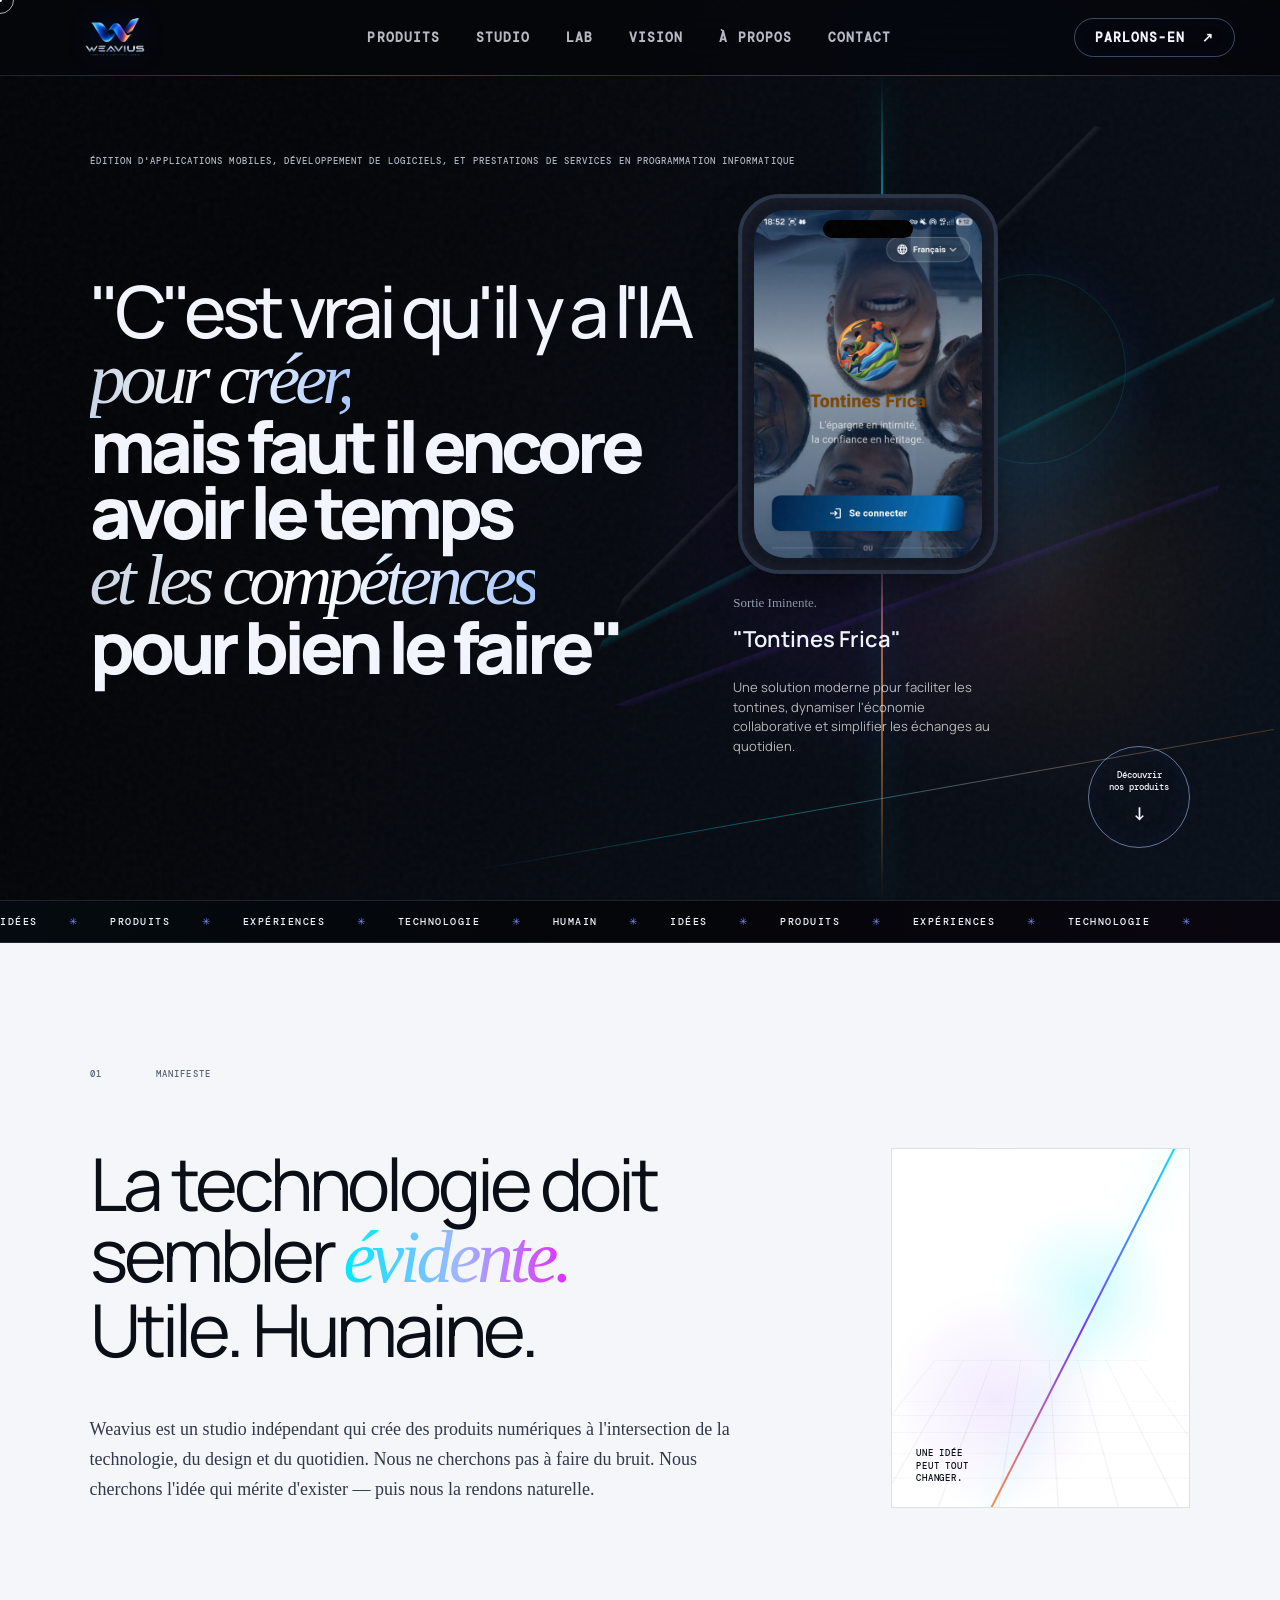
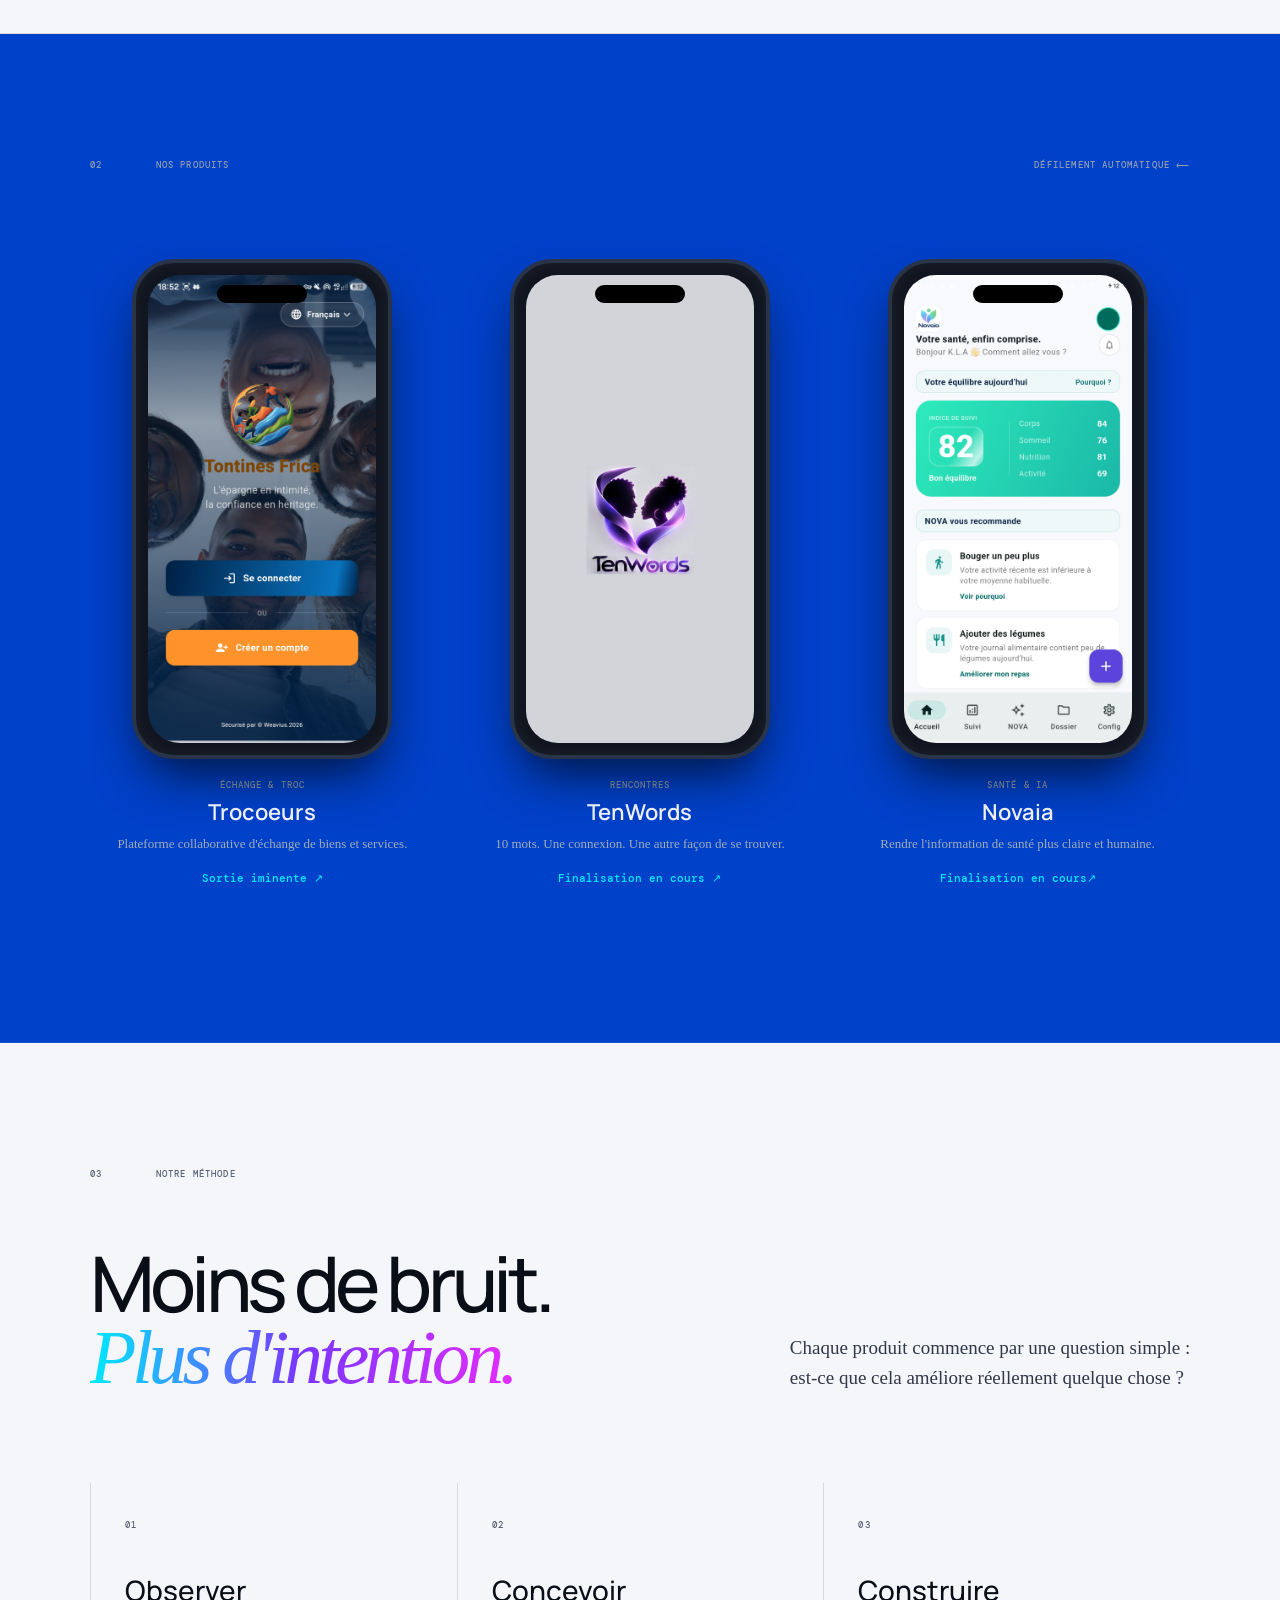
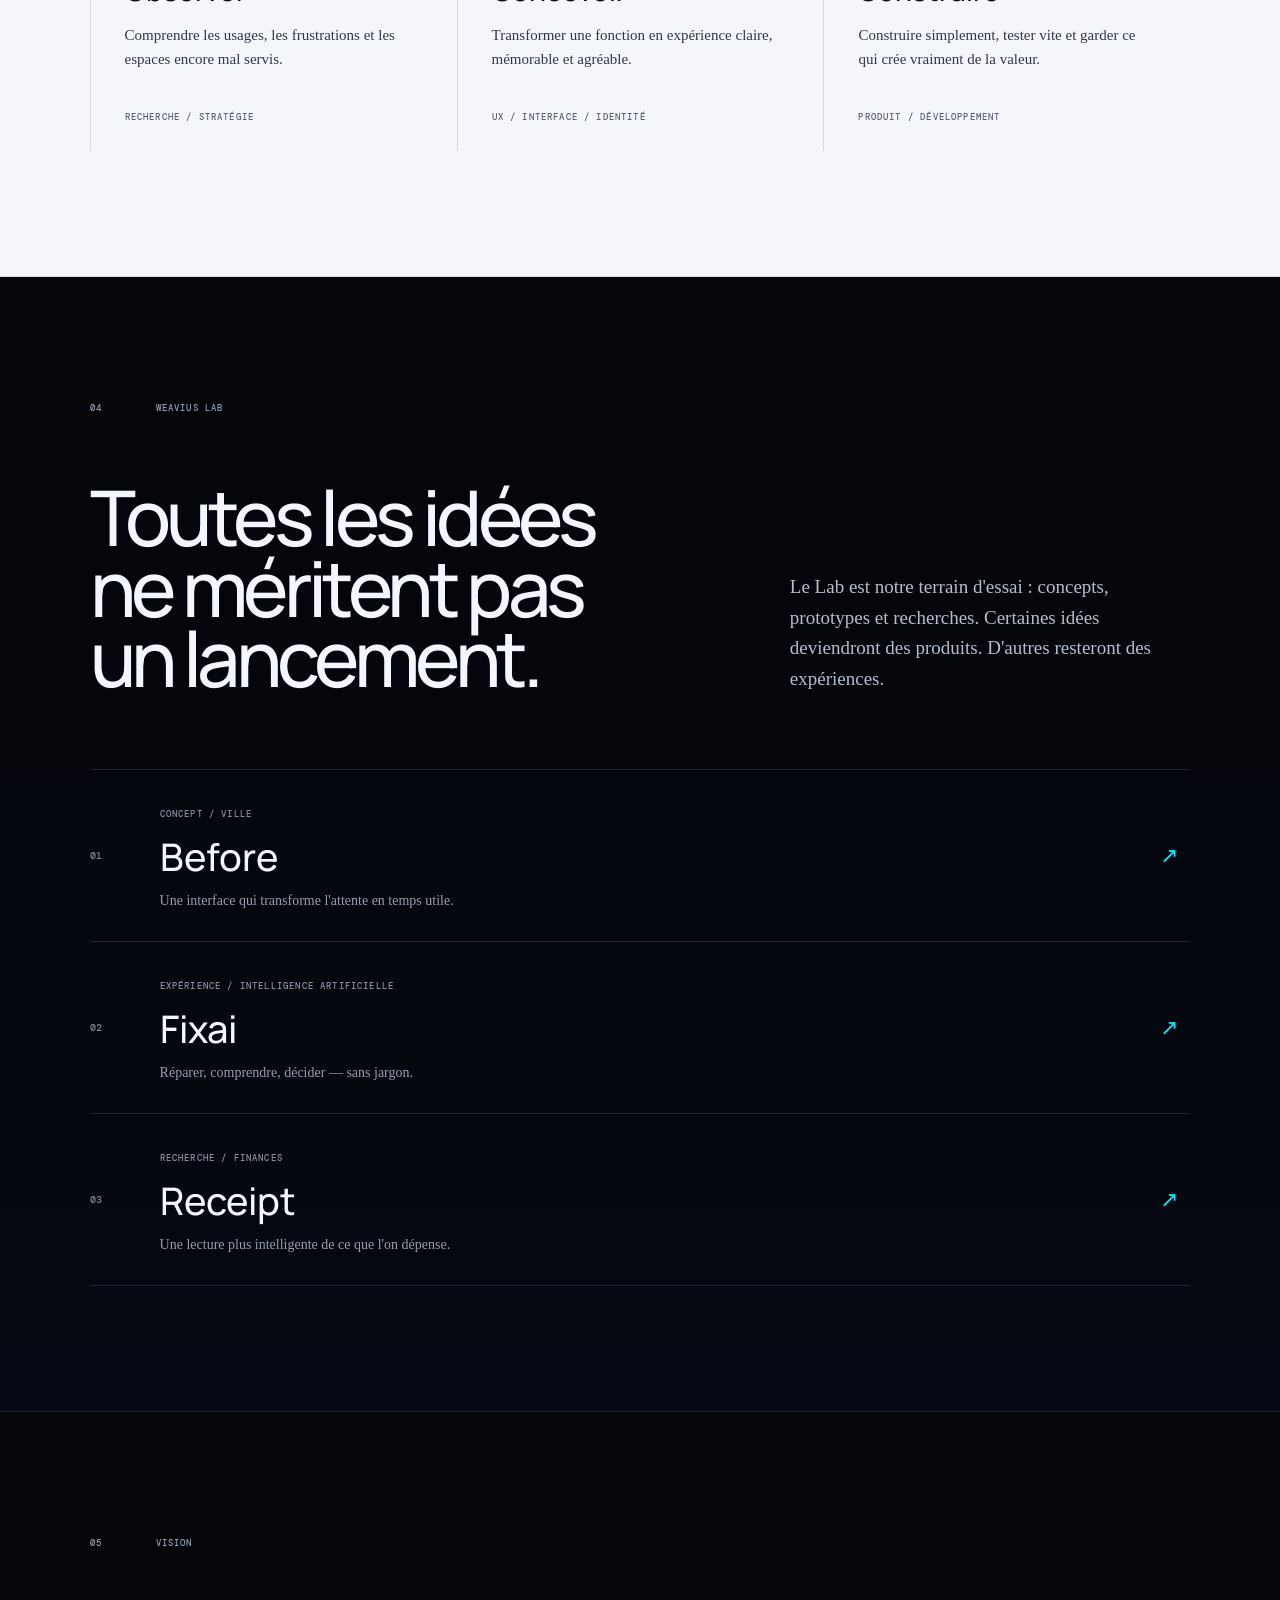
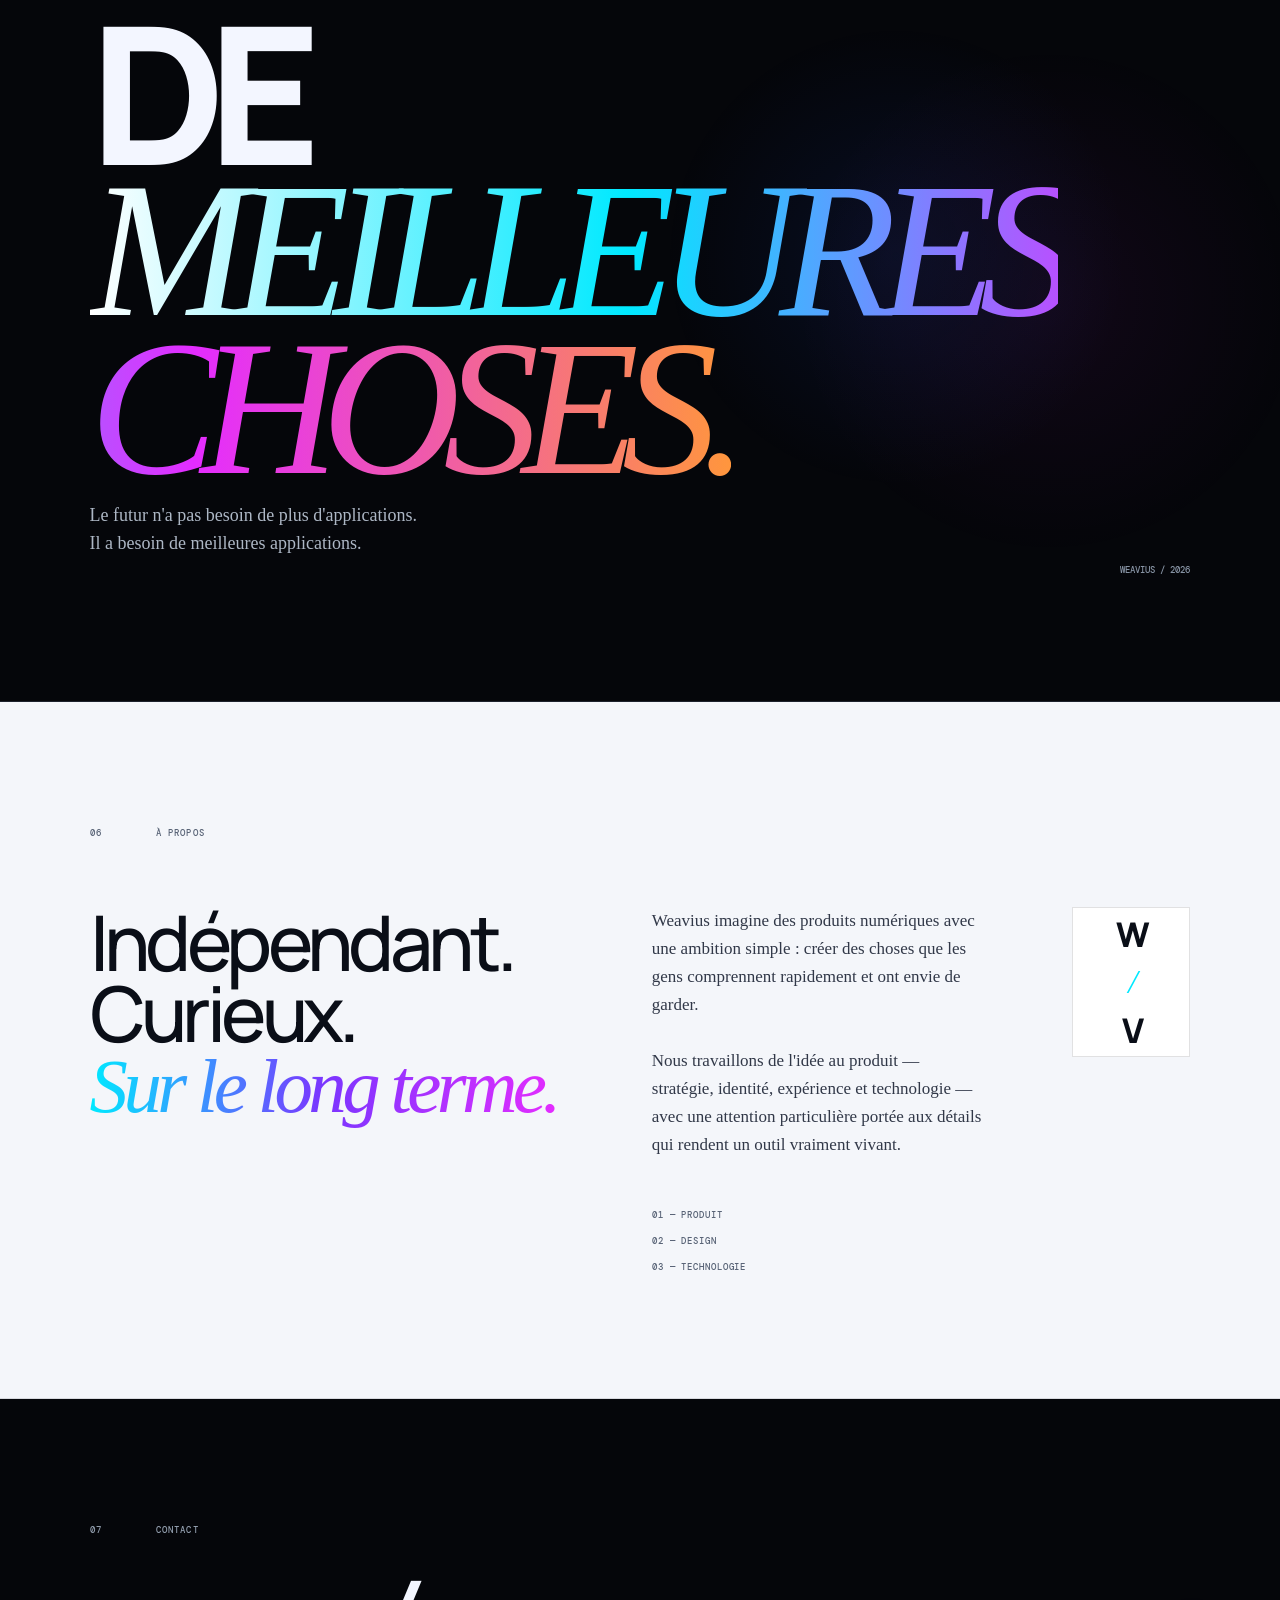
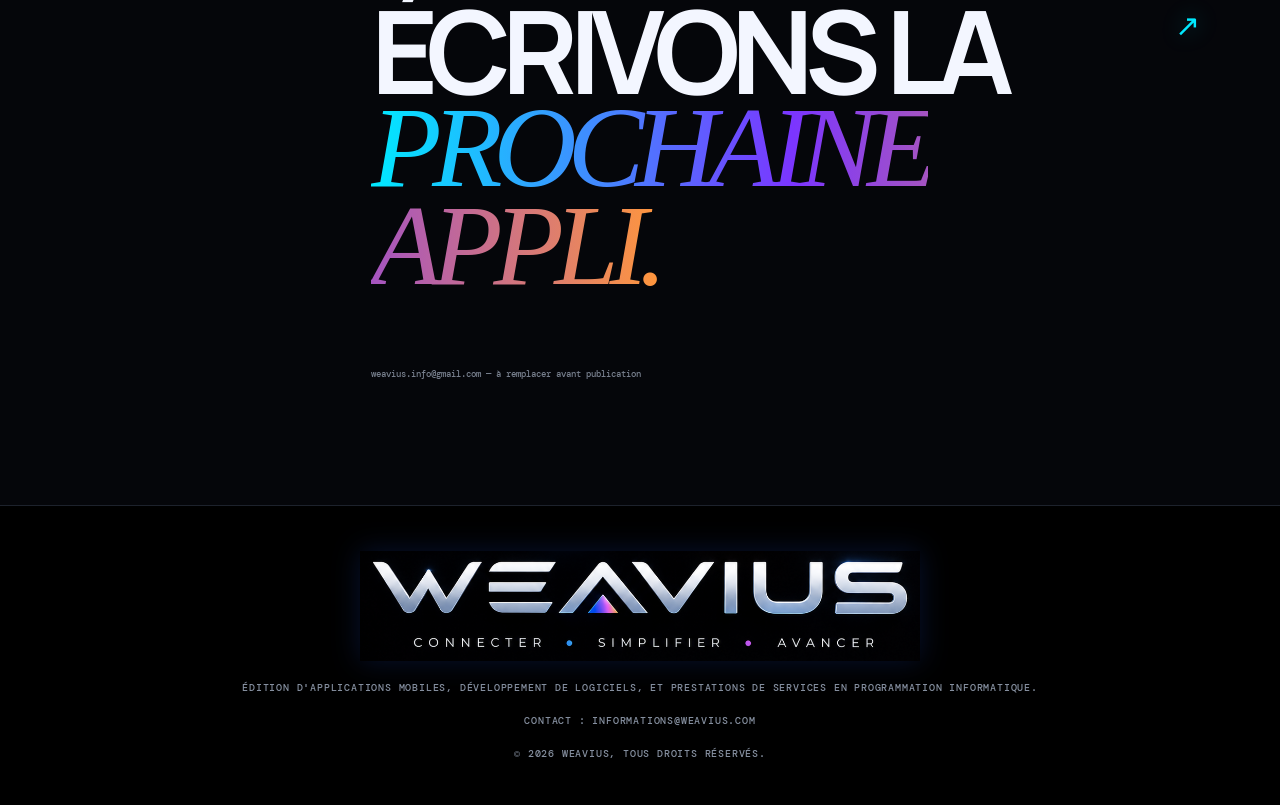
<file: index.html>
<!doctype html>
<html lang="fr">

<head>
  <meta charset="utf-8">
  <meta name="viewport" content="width=device-width,initial-scale=1">
  <meta name="theme-color" content="#080a0c">
  <meta name="description"
    content="Weavius — Édition d'applications mobiles, développement de logiciels, et prestations de services en programmation informatique. Nous imaginons, concevons et construisons des expériences digitales utiles, singulières et durables.">
  <title>Weavius — Applications Mobiles, Sites internet, développement de logiciels.</title>
  <link rel="manifest" href="manifest.webmanifest">
  <link rel="icon" href="assets/logo.png">
  <link rel="preconnect" href="https://fonts.googleapis.com">
  <link rel="preconnect" href="https://fonts.gstatic.com" crossorigin>
  <link
    href="https://fonts.googleapis.com/css2?family=DM+Mono:wght@400;500&family=Manrope:wght@400;500;600;700;800&display=swap"
    rel="stylesheet">
  <link rel="stylesheet" href="style.css">
</head>

<body>
  <div class="noise"></div>
  <div class="progress"></div>
  <div class="cursor"><span></span></div>

  <header class="nav">
    <a class="brand" href="#top" aria-label="Weavius — accueil">
      <img src="assets/logo.png" alt="Weavius" class="brand-logo">
    </a>
    <button class="menu-toggle" aria-label="Ouvrir le menu" aria-expanded="false"><i></i><i></i></button>
    <nav class="nav-center">
      <a href="#products">Produits</a>
      <a href="#studio">Studio</a>
      <a href="#lab">Lab</a>
      <a href="#vision">Vision</a>
      <a href="#about">À propos</a>
      <a href="#contact">Contact</a>
    </nav>
    <a class="nav-cta magnetic" href="#contact">Parlons-en <b>↗</b></a>
  </header>

  <main id="top">
    <section class="hero">
      <div class="hero-backdrop"><span></span><i></i><b></b></div>
      <div class="hero-meta"><span>Édition d'applications mobiles, développement de logiciels, et prestations de
          services en programmation informatique</span></div>

      <!-- Conteneur global côte à côte -->
      <div class="hero-content">
        <div class="hero-title">
          <h1 class="reveal delay-1">"C"est vrai qu'il y a l'IA<br><em>pour créer,</em><br><strong>mais faut il
              encore<br><i></i>avoir le temps<br><em>et les compétences</em><br>pour bien le
              faire"<span></span></strong>
          </h1>
        </div>

        <!-- Bloc téléphone (sans badge) -->
        <div class="hero-featured reveal delay-2">
          <a class="phone-card hero-phone-card" href="apps/tontinesfrica.html">
            <div class="phone-mockup">
              <div class="phone-screen">
                <div class="phone-notch"></div>
                <img src="assets/mockups/ecransiteinternettontinesfrica.jpg" alt="Dernière sortie"
                  class="phone-screen-img">
              </div>
            </div>
            <div class="phone-card-info">
              <p>Sortie Iminente.</p>
              <h3>"Tontines Frica"</h3>           
            </div>
          </a>

          <!-- Texte détaillé en dessous -->
          <p class="hero-featured-desc">
            Une solution moderne pour faciliter les tontines, dynamiser l'économie collaborative et simplifier les
            échanges au quotidien.
          </p>
        </div>
      </div>

      <div class="hero-bottom reveal delay-2">
        <p><br></p>
        <a class="circle-link magnetic" href="#products"><span>Découvrir<br>nos produits</span><b>↓</b></a>
      </div>
    </section>

    <div class="ticker">
      <div>IDÉES <i>✳</i> PRODUITS <i>✳</i> EXPÉRIENCES <i>✳</i> TECHNOLOGIE <i>✳</i> HUMAIN <i>✳</i> IDÉES <i>✳</i>
        PRODUITS <i>✳</i> EXPÉRIENCES <i>✳</i> TECHNOLOGIE <i>✳</i></div>
    </div>

    <!-- Section Manifeste (fond clair) -->
    <section class="manifesto section section-light">
      <div class="section-label"><span>01</span><span>MANIFESTE</span></div>
      <div class="manifesto-layout">
        <div class="manifesto-copy">
          <p class="huge reveal">La technologie doit sembler <span>évidente.</span><br>Utile. Humaine.</p>
          <p class="body-copy reveal delay-1">Weavius est un studio indépendant qui crée des produits numériques à
            l'intersection de la technologie, du design et du quotidien. Nous ne cherchons pas à faire du bruit. Nous
            cherchons l'idée qui mérite d'exister — puis nous la rendons naturelle.</p>
        </div>
        <div class="manifesto-art">
          <div class="art-grid"></div>
          <div class="art-light"></div><span>UNE IDÉE<br>PEUT TOUT<br>CHANGER.</span>
        </div>
      </div>
    </section>

    <!-- Section Produits en Slider Horizontal -->
    <section id="products" class="section products" style="background-color: #121417;">
      <div class="section-label">
        <span>02</span>
        <span>NOS PRODUITS</span>
        <div class="slider-controls">
          <span>DÉFILEMENT AUTOMATIQUE ⟵</span>
        </div>
      </div>

      <div class="products-slider-wrapper">
        <div class="products-slider">

          <!-- Carte 1 -->
          <a class="phone-card" href="apps/trocoeurs.html">
            <div class="phone-mockup">
              <div class="phone-screen">
                <div class="phone-notch"></div>
                <img src="assets/mockups/ecransiteinternettontinesfrica.jpg" alt="Interface TenWords"
                  class="phone-screen-img">
              </div>
            </div>
            <div class="phone-card-info">
              <span class="app-tag">ÉCHANGE & TROC</span>
              <h3>Trocoeurs</h3>
              <p>Plateforme collaborative d'échange de biens et services.</p>
              <b class="arrow-link">Sortie iminente ↗</b>
            </div>
          </a>

          <!-- Carte 2 -->
          <a class="phone-card" href="apps/tenwords.html">
            <div class="phone-mockup">
              <div class="phone-screen">
                <div class="phone-notch"></div>
                <img src="assets/mockups/ecransiteinternettenwords.jpg" alt="Interface TenWords"
                  class="phone-screen-img">
              </div>
            </div>
            <div class="phone-card-info">
              <span class="app-tag">RENCONTRES</span>
              <h3>TenWords</h3>
              <p>10 mots. Une connexion. Une autre façon de se trouver.</p>
              <b class="arrow-link">Finalisation en cours ↗</b>
            </div>
          </a>

          <!-- Carte 3 -->
          <a class="phone-card" href="apps/novaia.html">
            <div class="phone-mockup">
              <div class="phone-screen">
                <div class="phone-notch"></div>
                <img src="assets/mockups/ecransiteinternetnovaia.jpg" alt="Interface TenWords" class="phone-screen-img">
              </div>
            </div>
            <div class="phone-card-info">
              <span class="app-tag">SANTÉ & IA</span>
              <h3>Novaia</h3>
              <p>Rendre l'information de santé plus claire et humaine.</p>
              <b class="arrow-link">Finalisation en cours↗</b>
            </div>
          </a>

          <!-- Carte 4 -->
          <a class="phone-card" href="apps/materre.html">
            <div class="phone-mockup">
              <div class="phone-screen">
                <div class="phone-notch"></div>
                <img src="assets/mockups/ecransiteinternettenwords.jpg" alt="Interface TenWords"
                  class="phone-screen-img">
              </div>
            </div>
            <div class="phone-card-info">
              <span class="app-tag">IMMOBILIER & TERRAIN</span>
              <h3>MaTerre</h3>
              <p>Sécurisez et gérez vos propriétés foncières en toute simplicité.</p>
              <b class="arrow-link">Finalisation en cours ↗</b>
            </div>
          </a>

          <!-- Carte 5 -->
          <a class="phone-card" href="apps/talaf.html">
            <div class="phone-mockup">
              <div class="phone-screen">
                <div class="phone-notch"></div>
                <img src="assets/mockups/ecransiteinternettenwords.jpg" alt="Interface TenWords"
                  class="phone-screen-img">
              </div>
            </div>
            <div class="phone-card-info">
              <span class="app-tag">LOGISTIQUE</span>
              <h3>Talaf</h3>
              <p>La solution intelligente pour le suivi et la livraison de colis.</p>
              <b class="arrow-link">Finalisation en cours ↗</b>
            </div>
          </a>

          <!-- Carte 6 -->
          <a class="phone-card" href="apps/tontinesafrica.html">
            <div class="phone-mockup">
              <div class="phone-screen">
                <div class="phone-notch"></div>
                <img src="assets/mockups/ecransiteinternettenwords.jpg" alt="Interface TenWords"
                  class="phone-screen-img">
              </div>
            </div>
            <div class="phone-card-info">
              <span class="app-tag">FINANCE COMMUNAUTAIRE</span>
              <h3>TontinesAfrica</h3>
              <p>Digitalisez et sécurisez vos épargnes collectives.</p>
              <b class="arrow-link">Finalisation en cours ↗</b>
            </div>
          </a>

          <!-- Carte 7 -->
          <a class="phone-card" href="apps/localize.me.html">
            <div class="phone-mockup">
              <div class="phone-screen">
                <div class="phone-notch"></div>
                <img src="assets/mockups/ecransiteinternettenwords.jpg" alt="Interface TenWords"
                  class="phone-screen-img">
              </div>
            </div>
            <div class="phone-card-info">
              <span class="app-tag">GÉOLOCALISATION</span>
              <h3>LocalizeMe</h3>
              <p>Retrouvez vos adresses et points d'intérêt en un instant.</p>
              <b class="arrow-link">Finalisation en cours ↗</b>
            </div>
          </a>

          <!-- Carte 8 -->
          <a class="phone-card" href="apps/wizia.html">
            <div class="phone-mockup">
              <div class="phone-screen">
                <div class="phone-notch"></div>
                <img src="assets/mockups/ecransiteinternettenwords.jpg" alt="Interface TenWords"
                  class="phone-screen-img">
              </div>
            </div>
            <div class="phone-card-info">
              <span class="app-tag">PRODUCTIVITÉ</span>
              <h3>Wizia</h3>
              <p>L'assistant intelligent qui automatise vos tâches quotidiennes.</p>
              <b class="arrow-link">Finalisation en cours ↗</b>
            </div>
          </a>

        </div>
      </div>
    </section>

    <!-- Section Studio (fond clair) -->
    <section id="studio" class="section studio section-light">
      <div class="section-label"><span>03</span><span>NOTRE MÉTHODE</span></div>
      <div class="studio-intro">
        <h2 class="reveal">Moins de bruit.<br><span>Plus d'intention.</span></h2>
        <p class="reveal delay-1">Chaque produit commence par une question simple : est-ce que cela améliore réellement
          quelque chose ?</p>
      </div>
      <div class="steps">
        <article class="step reveal"><small>01</small>
          <h3>Observer</h3>
          <p>Comprendre les usages, les frustrations et les espaces encore mal servis.</p><span>RECHERCHE /
            STRATÉGIE</span>
        </article>
        <article class="step reveal delay-1"><small>02</small>
          <h3>Concevoir</h3>
          <p>Transformer une fonction en expérience claire, mémorable et agréable.</p><span>UX / INTERFACE /
            IDENTITÉ</span>
        </article>
        <article class="step reveal delay-2"><small>03</small>
          <h3>Construire</h3>
          <p>Construire simplement, tester vite et garder ce qui crée vraiment de la valeur.</p><span>PRODUIT /
            DÉVELOPPEMENT</span>
        </article>
      </div>
    </section>

    <section id="lab" class="section lab">
      <div class="section-label"><span>04</span><span>WEAVIUS LAB</span></div>
      <div class="lab-head">
        <h2 class="reveal">Toutes les idées<br>ne méritent pas<br>un lancement.</h2>
        <p class="reveal delay-1">Le Lab est notre terrain d'essai : concepts, prototypes et recherches. Certaines idées
          deviendront des produits. D'autres resteront des expériences.</p>
      </div>
      <div class="lab-list">
        <article class="lab-item reveal"><span>01</span>
          <div><small>CONCEPT / VILLE</small>
            <h3>Before</h3>
            <p>Une interface qui transforme l'attente en temps utile.</p>
          </div><b>↗</b>
        </article>
        <article class="lab-item reveal delay-1"><span>02</span>
          <div><small>EXPÉRIENCE / INTELLIGENCE ARTIFICIELLE</small>
            <h3>Fixai</h3>
            <p>Réparer, comprendre, décider — sans jargon.</p>
          </div><b>↗</b>
        </article>
        <article class="lab-item reveal delay-2"><span>03</span>
          <div><small>RECHERCHE / FINANCES</small>
            <h3>Receipt</h3>
            <p>Une lecture plus intelligente de ce que l'on dépense.</p>
          </div><b>↗</b>
        </article>
      </div>
    </section>

    <section id="vision" class="vision section">
      <div class="section-label"><span>05</span><span>VISION</span></div>
      <div class="vision-word reveal">DE<br><span>MEILLEURES<br>CHOSES.</span></div>
      <div class="vision-bottom">
        <p>Le futur n'a pas besoin de plus d'applications.<br>Il a besoin de meilleures applications.</p><span>WEAVIUS /
          2026</span>
      </div>
    </section>

    <!-- Section À propos (fond clair) -->
    <section id="about" class="about section section-light">
      <div class="section-label"><span>06</span><span>À PROPOS</span></div>
      <div class="about-grid">
        <h2 class="reveal">Indépendant.<br>Curieux.<br><span>Sur le long terme.</span></h2>
        <div class="about-copy reveal delay-1">
          <p>Weavius imagine des produits numériques avec une ambition simple : créer des choses que les gens
            comprennent rapidement et ont envie de garder.</p>
          <p>Nous travaillons de l'idée au produit — stratégie, identité, expérience et technologie — avec une attention
            particulière portée aux détails qui rendent un outil vraiment vivant.</p>
          <div class="facts"><span>01 — PRODUIT</span><span>02 — DESIGN</span><span>03 — TECHNOLOGIE</span></div>
        </div>
        <div class="about-mark">W<span>/</span>V</div>
      </div>
    </section>

    <section id="contact" class="contact section">
      <div class="section-label"><span>07</span><span>CONTACT</span></div>
      <div class="contact-inner">
       </p><a href="mailto:weavius.info@gmail.com">ÉCRIVONS
          LA<br><em>PROCHAINE APPLI.</em><b>↗</b></a><small>weavius.info@gmail.com — à remplacer avant
          publication</small>
      </div>
    </section>
  </main>

  <footer>
    <a class="brand footer-brand" href="#top">
      <img src="assets/logolong.png" alt="Weavius" class="brand-logo">
    </a>
    <div>Édition d'applications mobiles, développement de logiciels, et prestations de services en programmation informatique.</div>
    <div>Contact : informations@weavius.com</div>
    <div>© <span id="year"></span> Weavius, Tous droits réservés.</div>  
  </footer>
  <script src="script.js"></script>
</body>

</html>
</file>
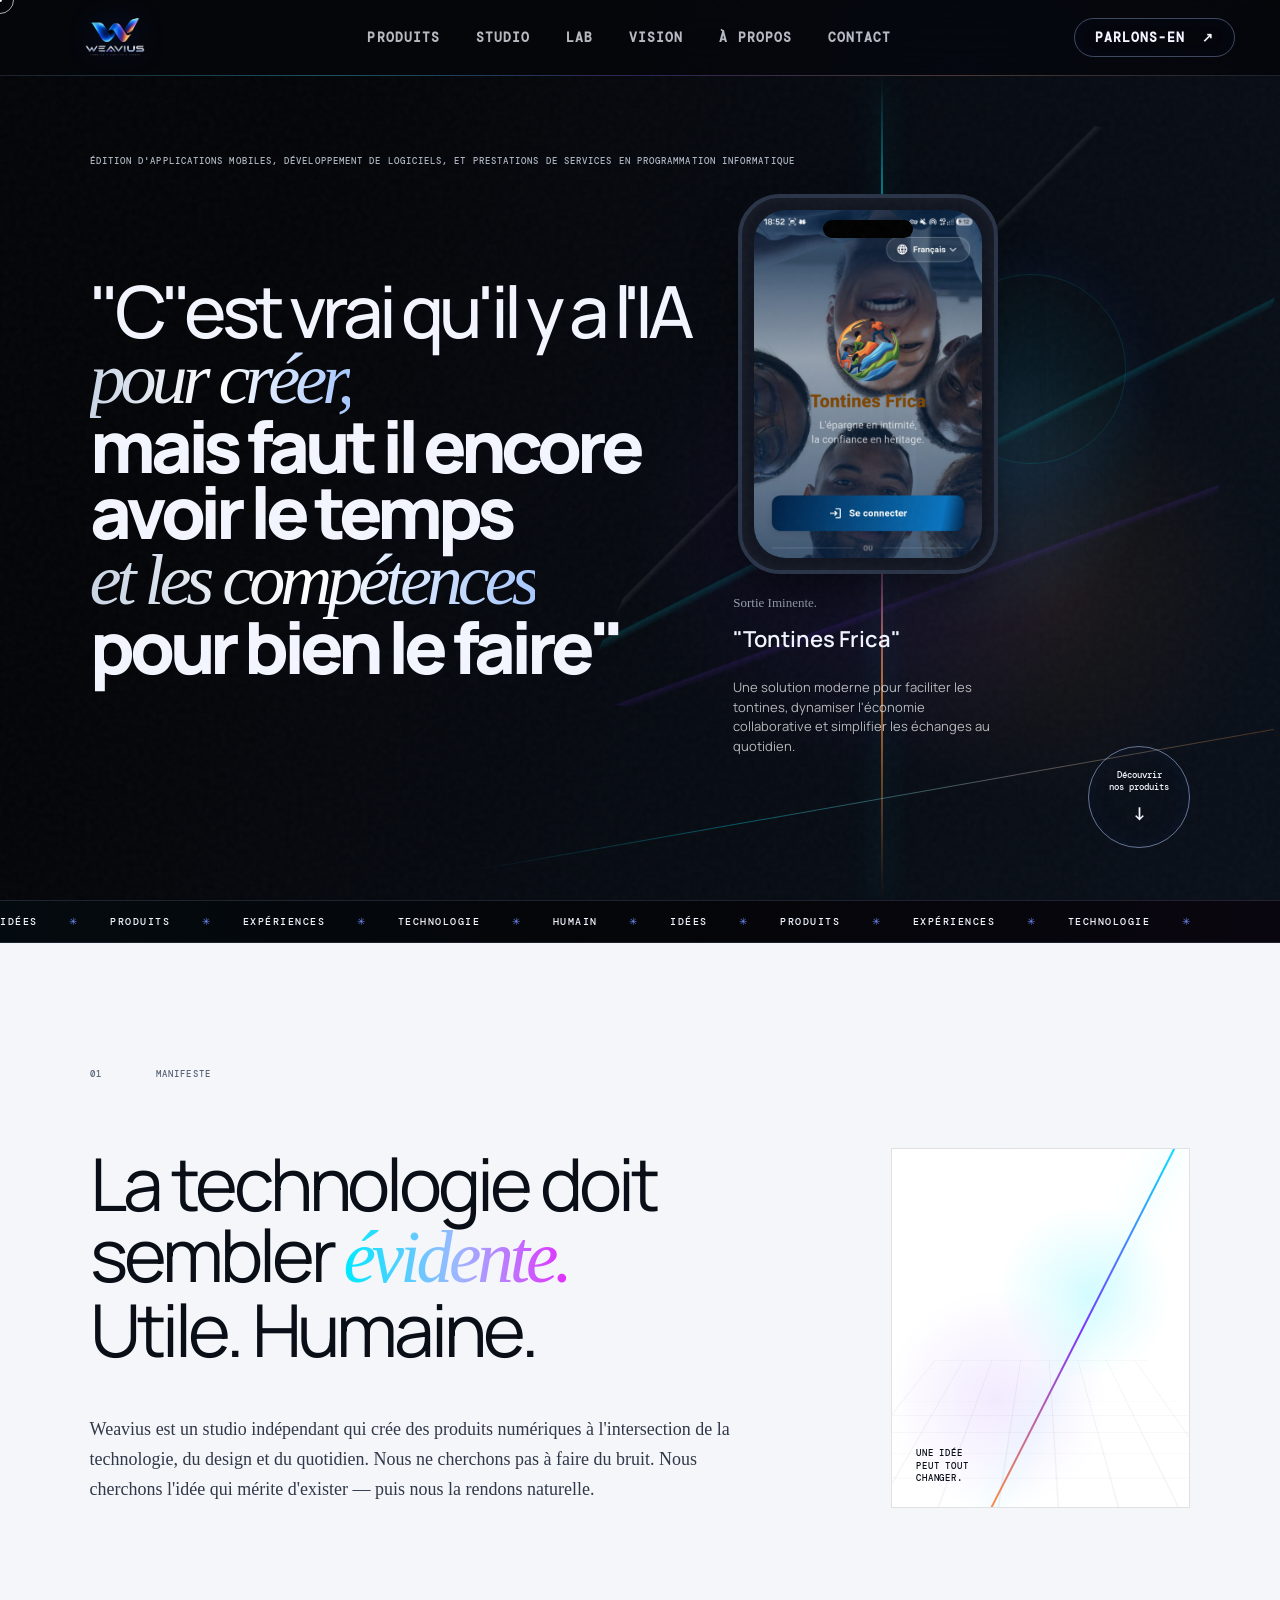
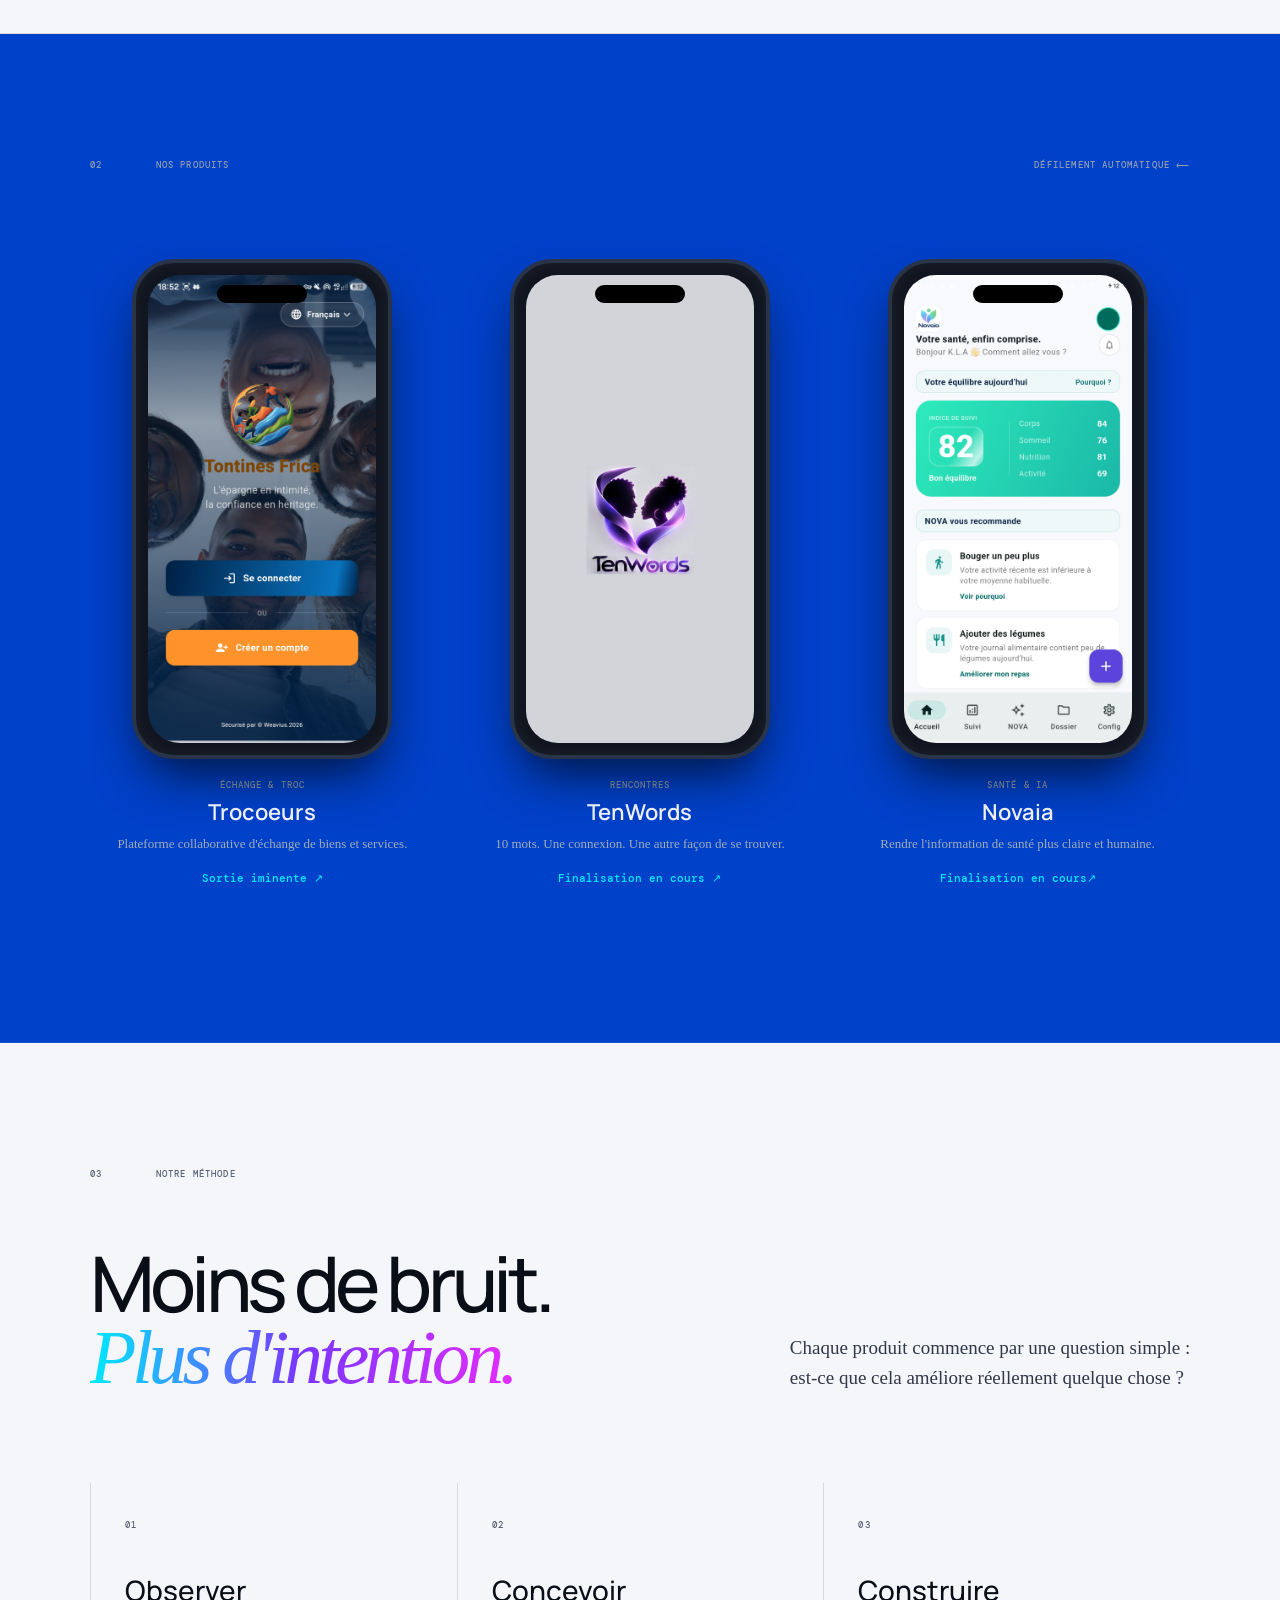
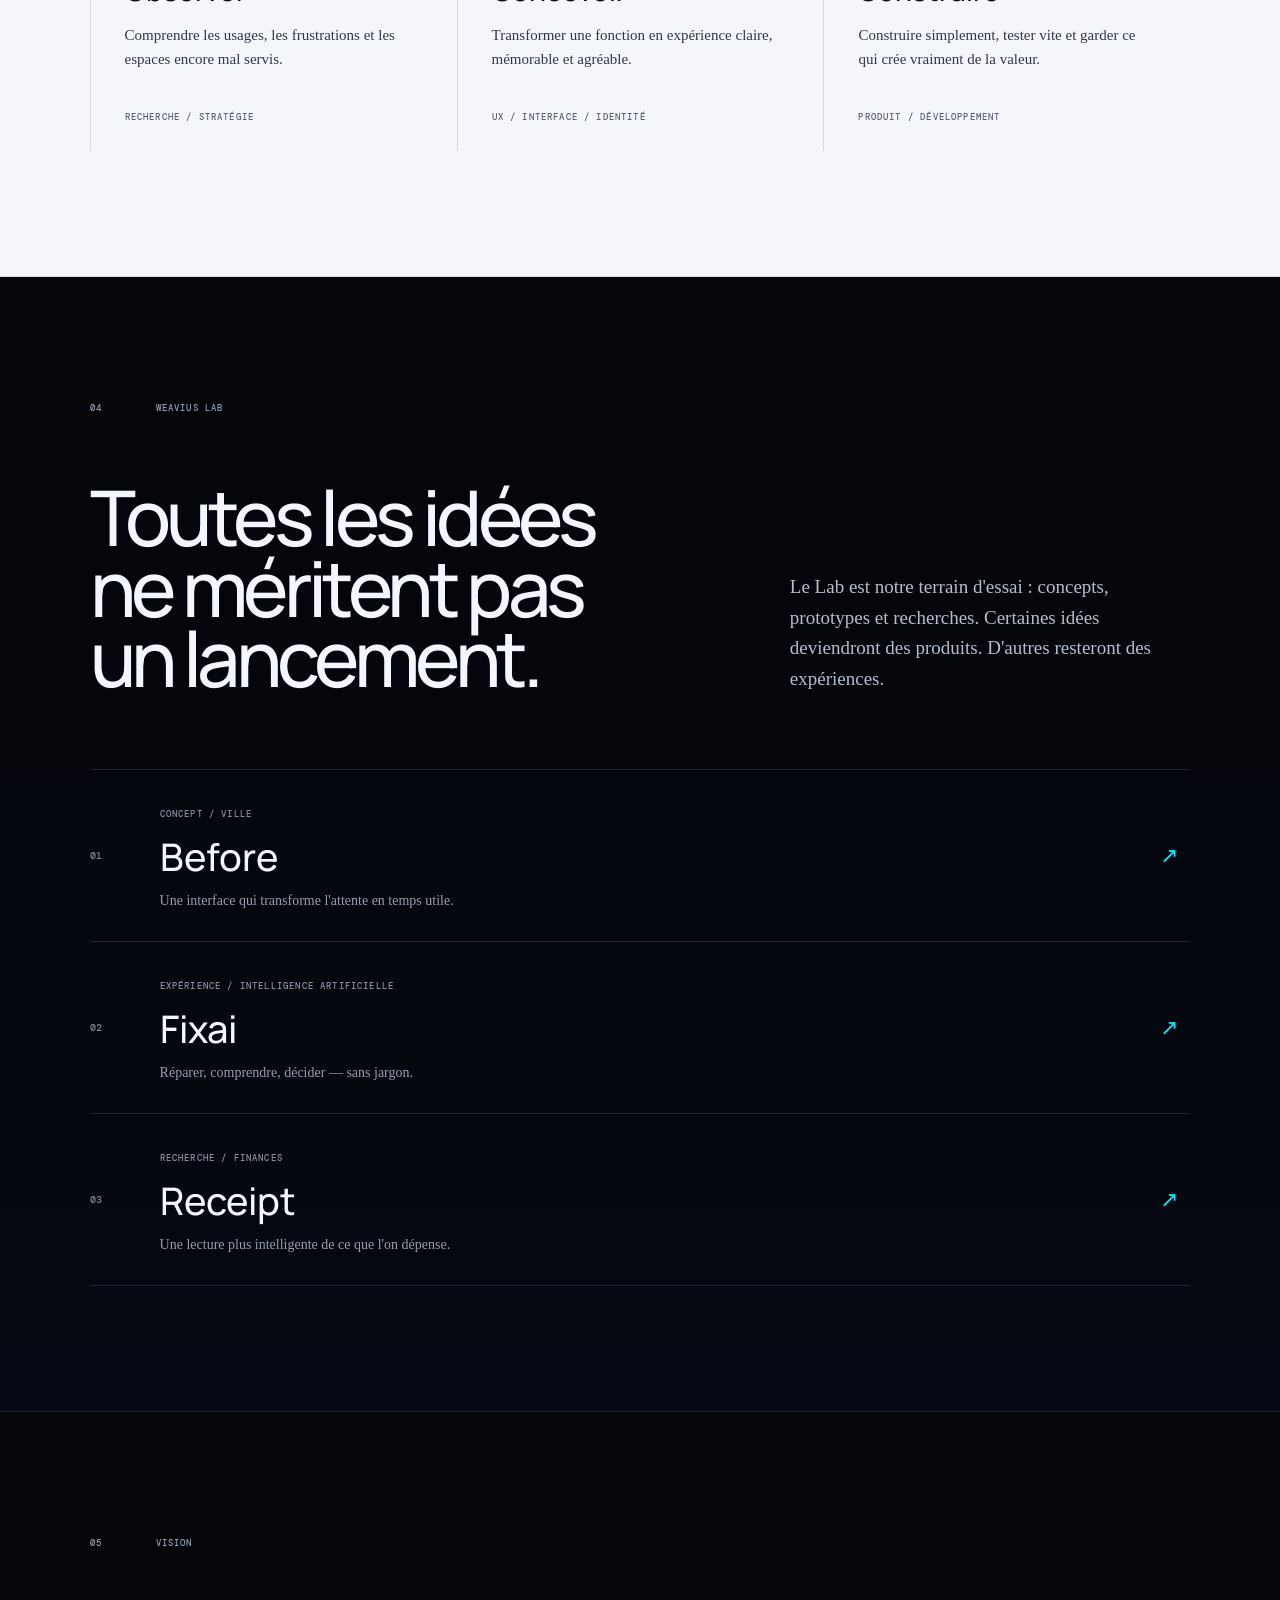
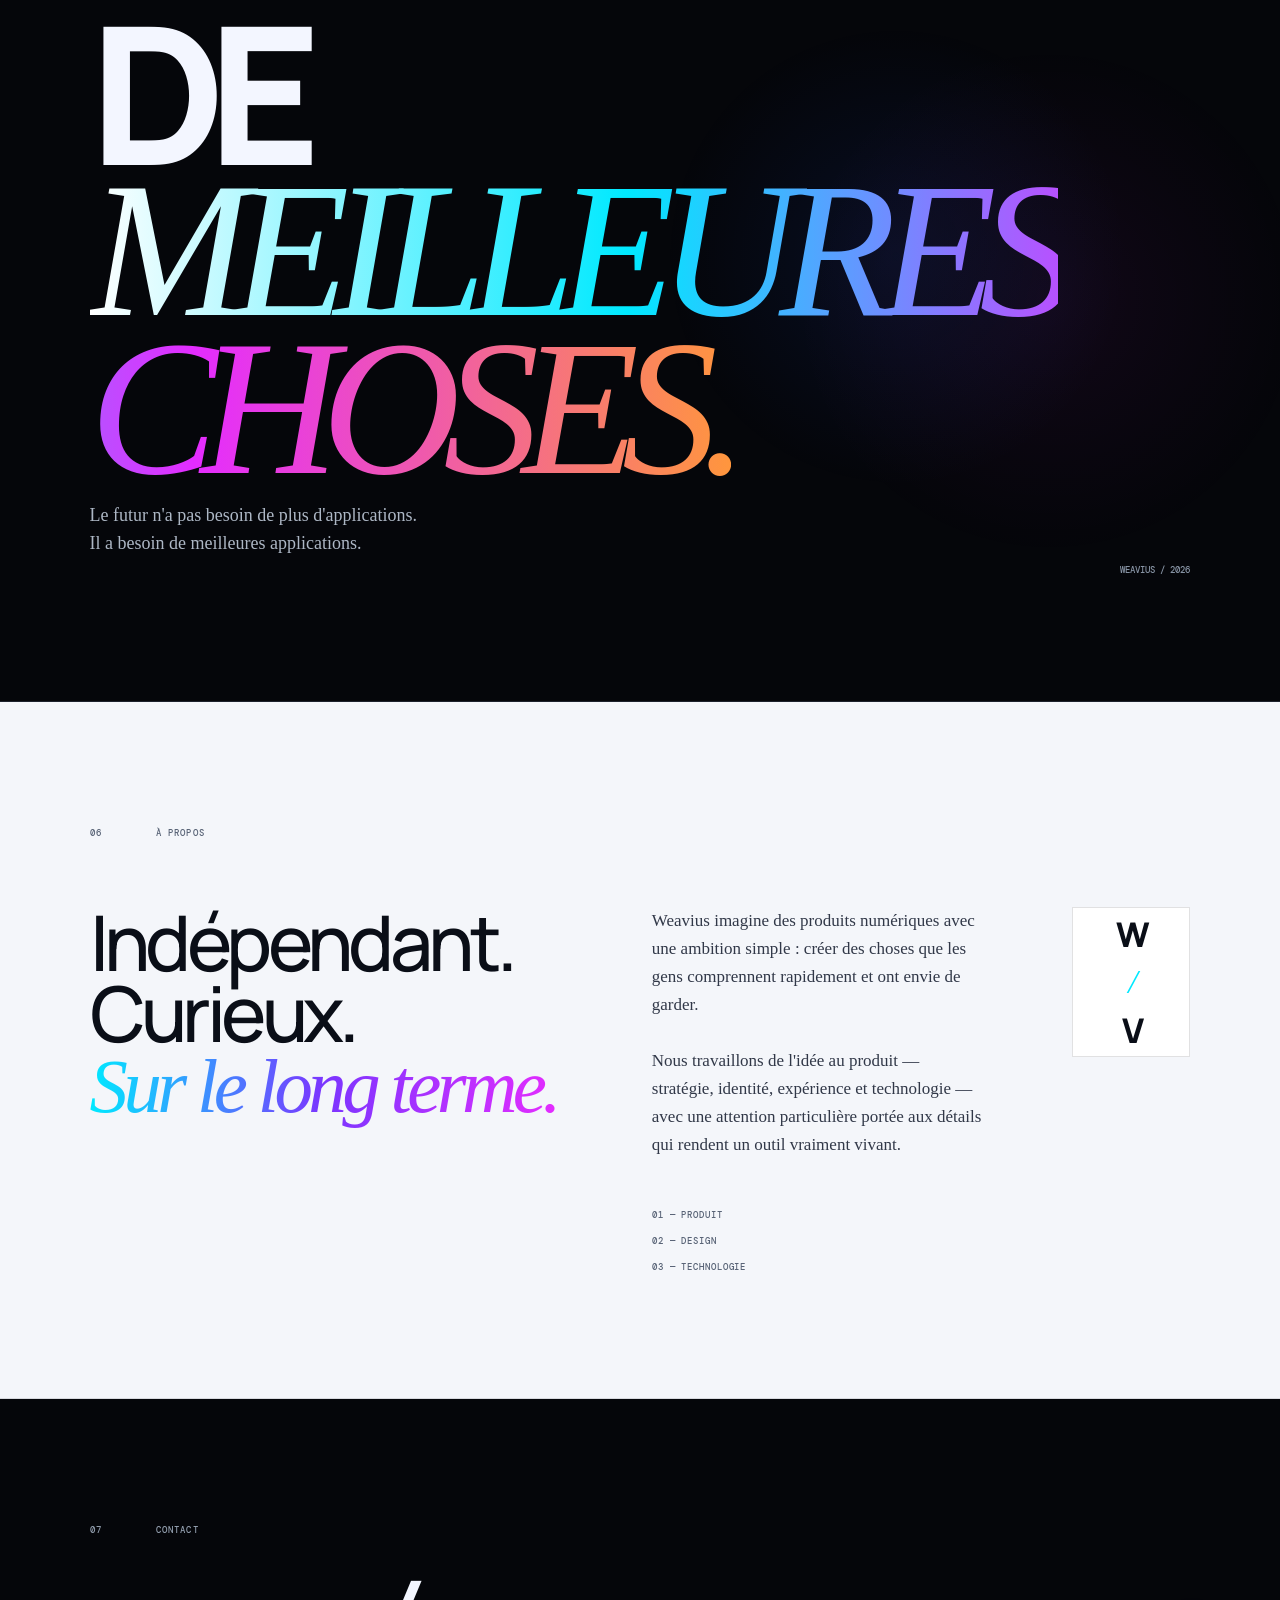
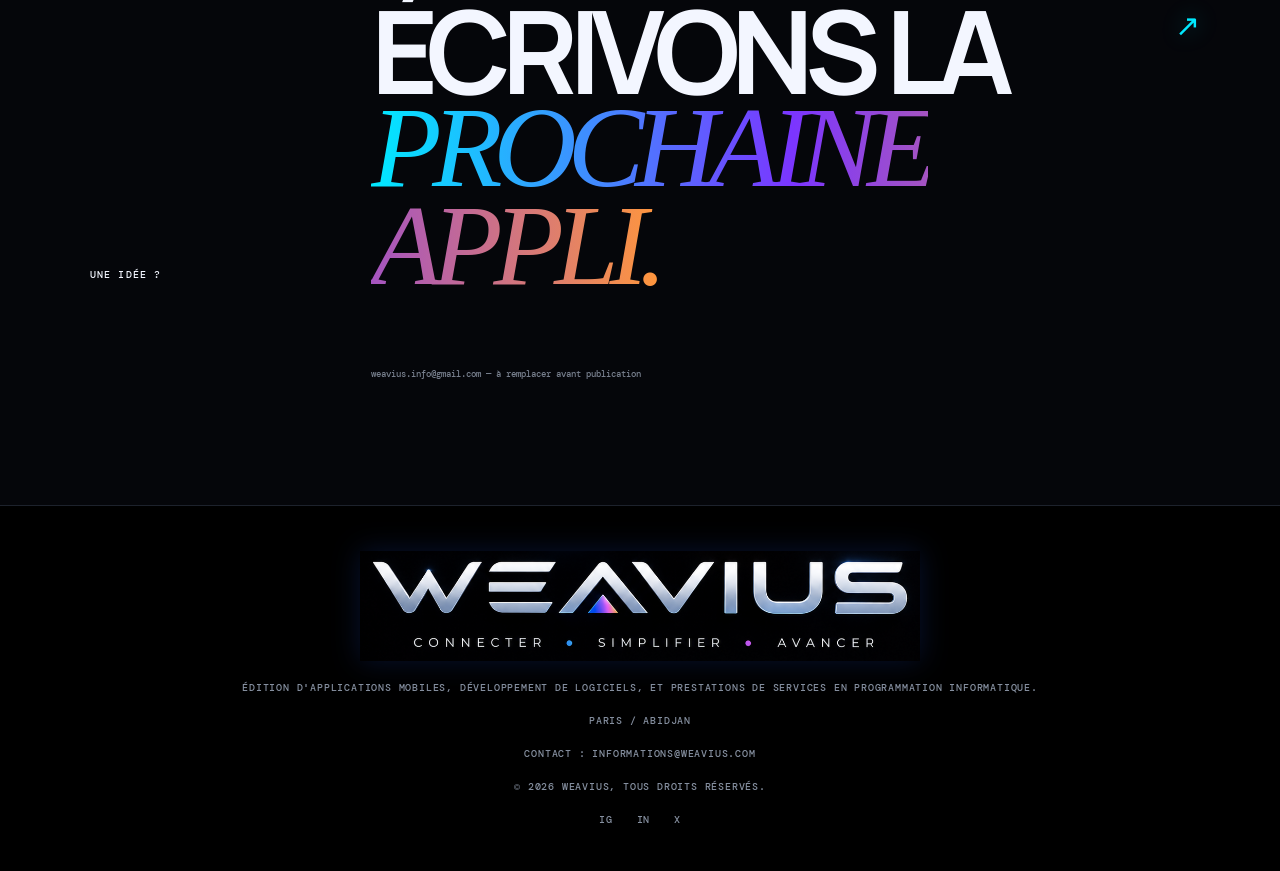
<file: indexbackup.html>
<!doctype html>
<html lang="fr">

<head>
  <meta charset="utf-8">
  <meta name="viewport" content="width=device-width,initial-scale=1">
  <meta name="theme-color" content="#080a0c">
  <meta name="description"
    content="Weavius — Édition d'applications mobiles, développement de logiciels, et prestations de services en programmation informatique. Nous imaginons, concevons et construisons des expériences digitales utiles, singulières et durables.">
  <title>Weavius — Applications Mobiles, Sites internet, développement de logiciels.</title>
  <link rel="manifest" href="manifest.webmanifest">
  <link rel="icon" href="assets/logo.png">
  <link rel="preconnect" href="https://fonts.googleapis.com">
  <link rel="preconnect" href="https://fonts.gstatic.com" crossorigin>
  <link
    href="https://fonts.googleapis.com/css2?family=DM+Mono:wght@400;500&family=Manrope:wght@400;500;600;700;800&display=swap"
    rel="stylesheet">
  <link rel="stylesheet" href="style.css">
</head>

<body>
  <div class="noise"></div>
  <div class="progress"></div>
  <div class="cursor"><span></span></div>

  <header class="nav">
    <a class="brand" href="#top" aria-label="Weavius — accueil">
      <img src="assets/logo.png" alt="Weavius" class="brand-logo">
    </a>
    <button class="menu-toggle" aria-label="Ouvrir le menu" aria-expanded="false"><i></i><i></i></button>
    <nav class="nav-center">
      <a href="#products">Produits</a>
      <a href="#studio">Studio</a>
      <a href="#lab">Lab</a>
      <a href="#vision">Vision</a>
      <a href="#about">À propos</a>
      <a href="#contact">Contact</a>
    </nav>
    <a class="nav-cta magnetic" href="#contact">Parlons-en <b>↗</b></a>
  </header>

  <main id="top">
    <section class="hero">
      <div class="hero-backdrop"><span></span><i></i><b></b></div>
      <div class="hero-meta"><span>Édition d'applications mobiles, développement de logiciels, et prestations de
          services en programmation informatique</span></div>

      <!-- Conteneur global côte à côte -->
      <div class="hero-content">
        <div class="hero-title">
          <h1 class="reveal delay-1">"C"est vrai qu'il y a l'IA<br><em>pour créer,</em><br><strong>mais faut il
              encore<br><i></i>avoir le temps<br><em>et les compétences</em><br>pour bien le
              faire"<span></span></strong>
          </h1>
        </div>

        <!-- Bloc téléphone (sans badge) -->
        <div class="hero-featured reveal delay-2">
          <a class="phone-card hero-phone-card" href="apps/tontinesfrica.html">
            <div class="phone-mockup">
              <div class="phone-screen">
                <div class="phone-notch"></div>
                <img src="assets/mockups/ecransiteinternettontinesfrica.jpg" alt="Dernière sortie"
                  class="phone-screen-img">
              </div>
            </div>
            <div class="phone-card-info">
              <p>Sortie Iminente.</p>
              <h3>"Tontines Frica"</h3>           
            </div>
          </a>

          <!-- Texte détaillé en dessous -->
          <p class="hero-featured-desc">
            Une solution moderne pour faciliter les tontines, dynamiser l'économie collaborative et simplifier les
            échanges au quotidien.
          </p>
        </div>
      </div>

      <div class="hero-bottom reveal delay-2">
        <p><br></p>
        <a class="circle-link magnetic" href="#products"><span>Découvrir<br>nos produits</span><b>↓</b></a>
      </div>
    </section>

    <div class="ticker">
      <div>IDÉES <i>✳</i> PRODUITS <i>✳</i> EXPÉRIENCES <i>✳</i> TECHNOLOGIE <i>✳</i> HUMAIN <i>✳</i> IDÉES <i>✳</i>
        PRODUITS <i>✳</i> EXPÉRIENCES <i>✳</i> TECHNOLOGIE <i>✳</i></div>
    </div>

    <!-- Section Manifeste (fond clair) -->
    <section class="manifesto section section-light">
      <div class="section-label"><span>01</span><span>MANIFESTE</span></div>
      <div class="manifesto-layout">
        <div class="manifesto-copy">
          <p class="huge reveal">La technologie doit sembler <span>évidente.</span><br>Utile. Humaine.</p>
          <p class="body-copy reveal delay-1">Weavius est un studio indépendant qui crée des produits numériques à
            l'intersection de la technologie, du design et du quotidien. Nous ne cherchons pas à faire du bruit. Nous
            cherchons l'idée qui mérite d'exister — puis nous la rendons naturelle.</p>
        </div>
        <div class="manifesto-art">
          <div class="art-grid"></div>
          <div class="art-light"></div><span>UNE IDÉE<br>PEUT TOUT<br>CHANGER.</span>
        </div>
      </div>
    </section>

    <!-- Section Produits en Slider Horizontal -->
    <section id="products" class="section products" style="background-color: #121417;">
      <div class="section-label">
        <span>02</span>
        <span>NOS PRODUITS</span>
        <div class="slider-controls">
          <span>DÉFILEMENT AUTOMATIQUE ⟵</span>
        </div>
      </div>

      <div class="products-slider-wrapper">
        <div class="products-slider">

          <!-- Carte 1 -->
          <a class="phone-card" href="apps/trocoeurs.html">
            <div class="phone-mockup">
              <div class="phone-screen">
                <div class="phone-notch"></div>
                <img src="assets/mockups/ecransiteinternettontinesfrica.jpg" alt="Interface TenWords"
                  class="phone-screen-img">
              </div>
            </div>
            <div class="phone-card-info">
              <span class="app-tag">ÉCHANGE & TROC</span>
              <h3>Trocoeurs</h3>
              <p>Plateforme collaborative d'échange de biens et services.</p>
              <b class="arrow-link">Sortie iminente ↗</b>
            </div>
          </a>

          <!-- Carte 2 -->
          <a class="phone-card" href="apps/tenwords.html">
            <div class="phone-mockup">
              <div class="phone-screen">
                <div class="phone-notch"></div>
                <img src="assets/mockups/ecransiteinternettenwords.jpg" alt="Interface TenWords"
                  class="phone-screen-img">
              </div>
            </div>
            <div class="phone-card-info">
              <span class="app-tag">RENCONTRES</span>
              <h3>TenWords</h3>
              <p>10 mots. Une connexion. Une autre façon de se trouver.</p>
              <b class="arrow-link">Finalisation en cours ↗</b>
            </div>
          </a>

          <!-- Carte 3 -->
          <a class="phone-card" href="apps/novaia.html">
            <div class="phone-mockup">
              <div class="phone-screen">
                <div class="phone-notch"></div>
                <img src="assets/mockups/ecransiteinternetnovaia.jpg" alt="Interface TenWords" class="phone-screen-img">
              </div>
            </div>
            <div class="phone-card-info">
              <span class="app-tag">SANTÉ & IA</span>
              <h3>Novaia</h3>
              <p>Rendre l'information de santé plus claire et humaine.</p>
              <b class="arrow-link">Finalisation en cours↗</b>
            </div>
          </a>

          <!-- Carte 4 -->
          <a class="phone-card" href="apps/materre.html">
            <div class="phone-mockup">
              <div class="phone-screen">
                <div class="phone-notch"></div>
                <img src="assets/mockups/ecransiteinternettenwords.jpg" alt="Interface TenWords"
                  class="phone-screen-img">
              </div>
            </div>
            <div class="phone-card-info">
              <span class="app-tag">IMMOBILIER & TERRAIN</span>
              <h3>MaTerre</h3>
              <p>Sécurisez et gérez vos propriétés foncières en toute simplicité.</p>
              <b class="arrow-link">Finalisation en cours ↗</b>
            </div>
          </a>

          <!-- Carte 5 -->
          <a class="phone-card" href="apps/talaf.html">
            <div class="phone-mockup">
              <div class="phone-screen">
                <div class="phone-notch"></div>
                <img src="assets/mockups/ecransiteinternettenwords.jpg" alt="Interface TenWords"
                  class="phone-screen-img">
              </div>
            </div>
            <div class="phone-card-info">
              <span class="app-tag">LOGISTIQUE</span>
              <h3>Talaf</h3>
              <p>La solution intelligente pour le suivi et la livraison de colis.</p>
              <b class="arrow-link">Finalisation en cours ↗</b>
            </div>
          </a>

          <!-- Carte 6 -->
          <a class="phone-card" href="apps/tontinesafrica.html">
            <div class="phone-mockup">
              <div class="phone-screen">
                <div class="phone-notch"></div>
                <img src="assets/mockups/ecransiteinternettenwords.jpg" alt="Interface TenWords"
                  class="phone-screen-img">
              </div>
            </div>
            <div class="phone-card-info">
              <span class="app-tag">FINANCE COMMUNAUTAIRE</span>
              <h3>TontinesAfrica</h3>
              <p>Digitalisez et sécurisez vos épargnes collectives.</p>
              <b class="arrow-link">Finalisation en cours ↗</b>
            </div>
          </a>

          <!-- Carte 7 -->
          <a class="phone-card" href="apps/localize.me.html">
            <div class="phone-mockup">
              <div class="phone-screen">
                <div class="phone-notch"></div>
                <img src="assets/mockups/ecransiteinternettenwords.jpg" alt="Interface TenWords"
                  class="phone-screen-img">
              </div>
            </div>
            <div class="phone-card-info">
              <span class="app-tag">GÉOLOCALISATION</span>
              <h3>LocalizeMe</h3>
              <p>Retrouvez vos adresses et points d'intérêt en un instant.</p>
              <b class="arrow-link">Finalisation en cours ↗</b>
            </div>
          </a>

          <!-- Carte 8 -->
          <a class="phone-card" href="apps/wizia.html">
            <div class="phone-mockup">
              <div class="phone-screen">
                <div class="phone-notch"></div>
                <img src="assets/mockups/ecransiteinternettenwords.jpg" alt="Interface TenWords"
                  class="phone-screen-img">
              </div>
            </div>
            <div class="phone-card-info">
              <span class="app-tag">PRODUCTIVITÉ</span>
              <h3>Wizia</h3>
              <p>L'assistant intelligent qui automatise vos tâches quotidiennes.</p>
              <b class="arrow-link">Finalisation en cours ↗</b>
            </div>
          </a>

        </div>
      </div>
    </section>

    <!-- Section Studio (fond clair) -->
    <section id="studio" class="section studio section-light">
      <div class="section-label"><span>03</span><span>NOTRE MÉTHODE</span></div>
      <div class="studio-intro">
        <h2 class="reveal">Moins de bruit.<br><span>Plus d'intention.</span></h2>
        <p class="reveal delay-1">Chaque produit commence par une question simple : est-ce que cela améliore réellement
          quelque chose ?</p>
      </div>
      <div class="steps">
        <article class="step reveal"><small>01</small>
          <h3>Observer</h3>
          <p>Comprendre les usages, les frustrations et les espaces encore mal servis.</p><span>RECHERCHE /
            STRATÉGIE</span>
        </article>
        <article class="step reveal delay-1"><small>02</small>
          <h3>Concevoir</h3>
          <p>Transformer une fonction en expérience claire, mémorable et agréable.</p><span>UX / INTERFACE /
            IDENTITÉ</span>
        </article>
        <article class="step reveal delay-2"><small>03</small>
          <h3>Construire</h3>
          <p>Construire simplement, tester vite et garder ce qui crée vraiment de la valeur.</p><span>PRODUIT /
            DÉVELOPPEMENT</span>
        </article>
      </div>
    </section>

    <section id="lab" class="section lab">
      <div class="section-label"><span>04</span><span>WEAVIUS LAB</span></div>
      <div class="lab-head">
        <h2 class="reveal">Toutes les idées<br>ne méritent pas<br>un lancement.</h2>
        <p class="reveal delay-1">Le Lab est notre terrain d'essai : concepts, prototypes et recherches. Certaines idées
          deviendront des produits. D'autres resteront des expériences.</p>
      </div>
      <div class="lab-list">
        <article class="lab-item reveal"><span>01</span>
          <div><small>CONCEPT / VILLE</small>
            <h3>Before</h3>
            <p>Une interface qui transforme l'attente en temps utile.</p>
          </div><b>↗</b>
        </article>
        <article class="lab-item reveal delay-1"><span>02</span>
          <div><small>EXPÉRIENCE / INTELLIGENCE ARTIFICIELLE</small>
            <h3>Fixai</h3>
            <p>Réparer, comprendre, décider — sans jargon.</p>
          </div><b>↗</b>
        </article>
        <article class="lab-item reveal delay-2"><span>03</span>
          <div><small>RECHERCHE / FINANCES</small>
            <h3>Receipt</h3>
            <p>Une lecture plus intelligente de ce que l'on dépense.</p>
          </div><b>↗</b>
        </article>
      </div>
    </section>

    <section id="vision" class="vision section">
      <div class="section-label"><span>05</span><span>VISION</span></div>
      <div class="vision-word reveal">DE<br><span>MEILLEURES<br>CHOSES.</span></div>
      <div class="vision-bottom">
        <p>Le futur n'a pas besoin de plus d'applications.<br>Il a besoin de meilleures applications.</p><span>WEAVIUS /
          2026</span>
      </div>
    </section>

    <!-- Section À propos (fond clair) -->
    <section id="about" class="about section section-light">
      <div class="section-label"><span>06</span><span>À PROPOS</span></div>
      <div class="about-grid">
        <h2 class="reveal">Indépendant.<br>Curieux.<br><span>Sur le long terme.</span></h2>
        <div class="about-copy reveal delay-1">
          <p>Weavius imagine des produits numériques avec une ambition simple : créer des choses que les gens
            comprennent rapidement et ont envie de garder.</p>
          <p>Nous travaillons de l'idée au produit — stratégie, identité, expérience et technologie — avec une attention
            particulière portée aux détails qui rendent un outil vraiment vivant.</p>
          <div class="facts"><span>01 — PRODUIT</span><span>02 — DESIGN</span><span>03 — TECHNOLOGIE</span></div>
        </div>
        <div class="about-mark">W<span>/</span>V</div>
      </div>
    </section>

    <section id="contact" class="contact section">
      <div class="section-label"><span>07</span><span>CONTACT</span></div>
      <div class="contact-inner">
        <p>UNE IDÉE ?</p><a href="mailto:weavius.info@gmail.com">ÉCRIVONS
          LA<br><em>PROCHAINE APPLI.</em><b>↗</b></a><small>weavius.info@gmail.com — à remplacer avant
          publication</small>
      </div>
    </section>
  </main>

  <footer>
    <a class="brand footer-brand" href="#top">
      <img src="assets/logolong.png" alt="Weavius" class="brand-logo">
    </a>
    <div>Édition d'applications mobiles, développement de logiciels, et prestations de services en programmation informatique.</div>
    <div>Paris / Abidjan</div>
    <div>Contact : informations@weavius.com</div>
    <div>© <span id="year"></span> Weavius, Tous droits réservés.</div>  
    <div class="socials"><span>IG</span><span>IN</span><span>X</span></div>
  </footer>
  <script src="script.js"></script>
</body>

</html>
</file>
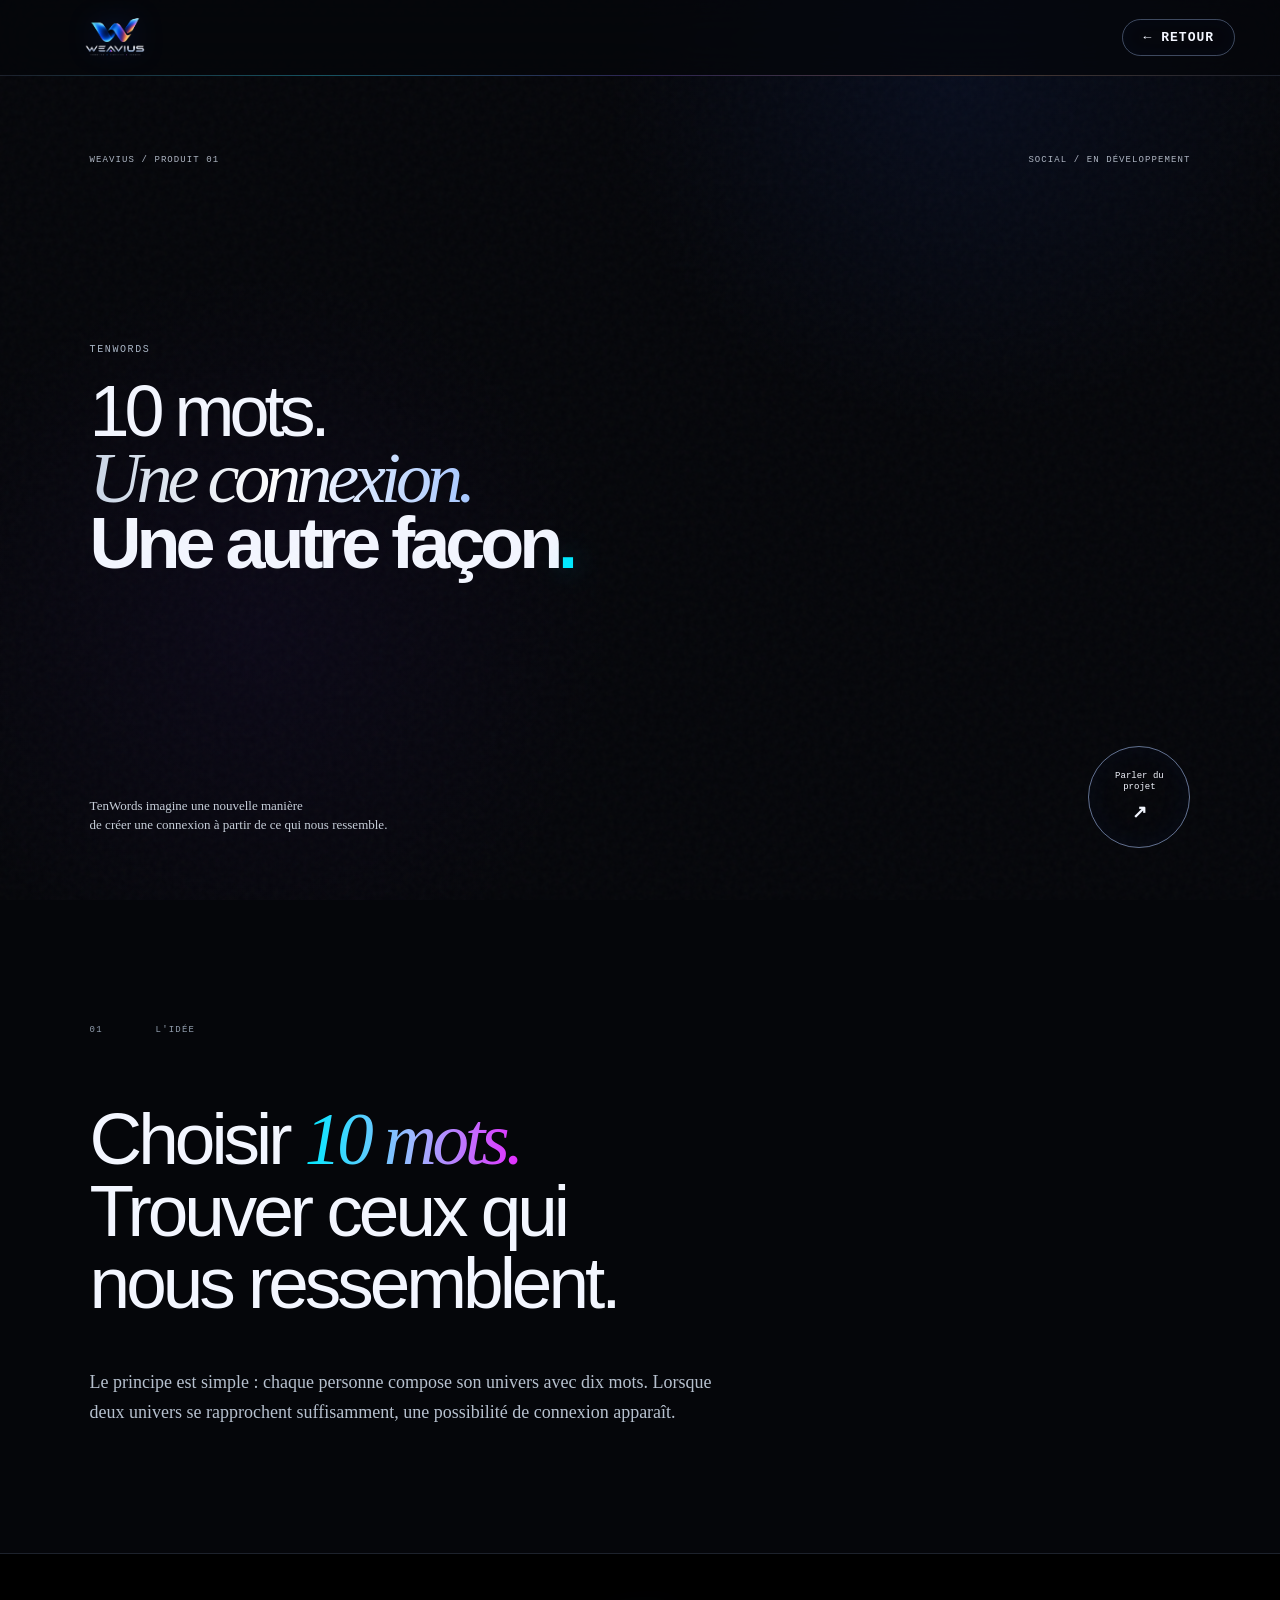
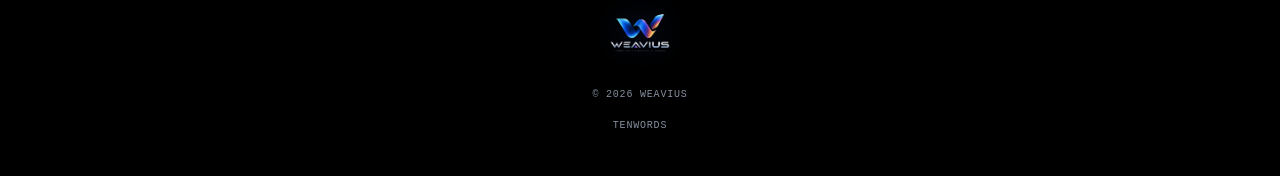
<file: apps/localize.me.html>
<!doctype html><html lang="fr"><head><meta charset="utf-8"><meta name="viewport" content="width=device-width,initial-scale=1"><meta name="description" content="Localize.Me — Le meilleur de l'IA."><title>Localize.ME — Le meilleur de l'IA</title><link rel="icon" href="../assets/logo.png"><link rel="stylesheet" href="../style.css"></head><body><div class="noise"></div><header class="nav"><a class="brand" href="../index.html"><img src="../assets/logo.png" alt="Weavius" class="brand-logo"></a><a class="nav-cta" href="../index.html">← Retour</a></header><main><section class="hero" style="min-height:100vh"><div class="hero-meta"><span>WEAVIUS / PRODUIT 01</span><span>SOCIAL / EN DÉVELOPPEMENT</span></div><div class="hero-title"><p class="eyebrow">TENWORDS</p><h1>10 mots.<br><em>Une connexion.</em><br><strong>Une autre façon<span>.</span></strong></h1></div><div class="hero-bottom"><p>TenWords imagine une nouvelle manière<br>de créer une connexion à partir de ce qui nous ressemble.</p><a class="circle-link" href="../index.html#contact"><span>Parler du<br>projet</span><b>↗</b></a></div></section><section class="section"><div class="section-label"><span>01</span><span>L'IDÉE</span></div><p class="huge">Choisir <span>10 mots.</span><br>Trouver ceux qui<br>nous ressemblent.</p><p class="body-copy">Le principe est simple : chaque personne compose son univers avec dix mots. Lorsque deux univers se rapprochent suffisamment, une possibilité de connexion apparaît.</p></section></main><footer><a class="brand" href="../index.html"><img src="../assets/logo.png" alt="Weavius" class="brand-logo"></a><div>© <span id="year"></span> Weavius</div><div>TenWords</div></footer><script>document.getElementById('year').textContent=new Date().getFullYear()</script></body></html>
</file>
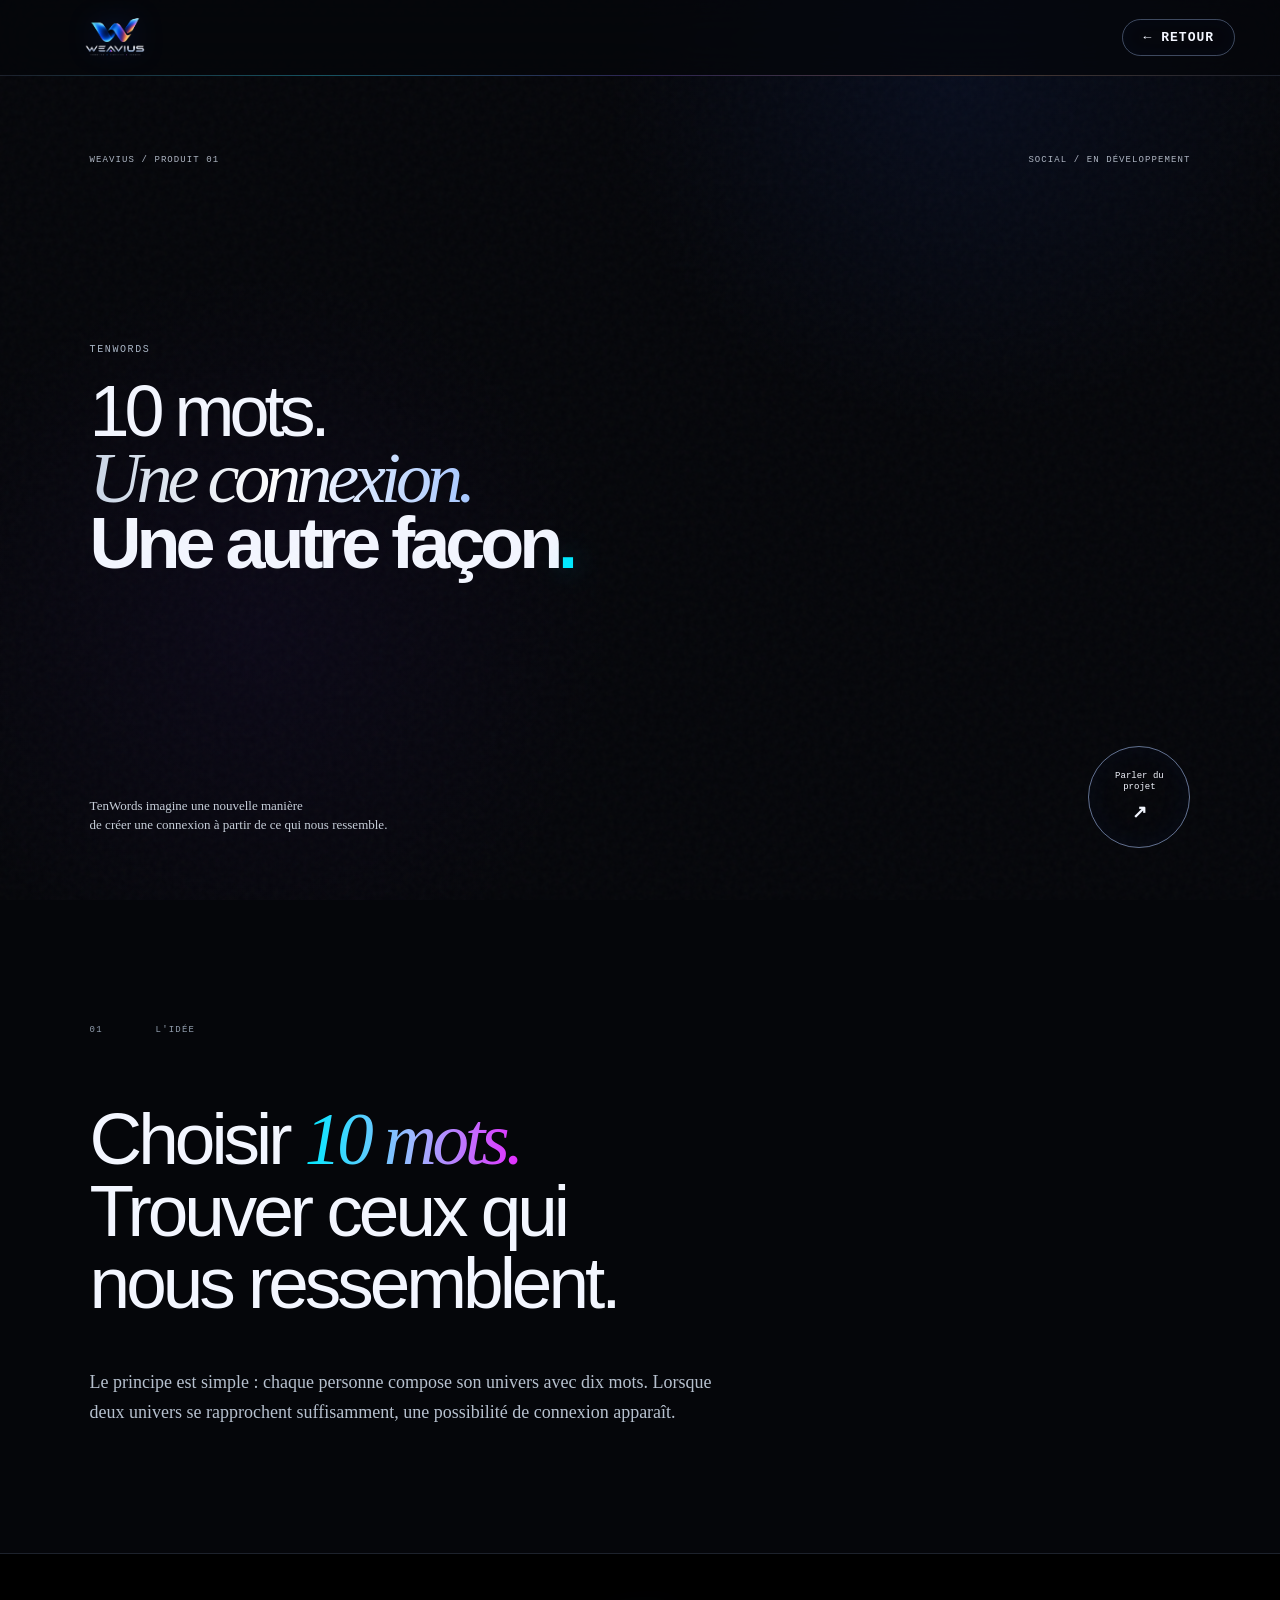
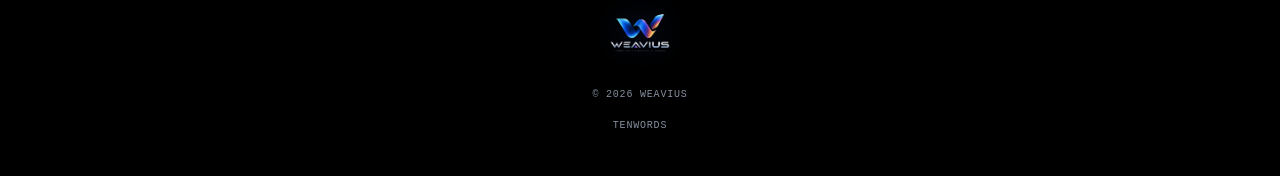
<file: apps/materre.html>
<!doctype html><html lang="fr"><head><meta charset="utf-8"><meta name="viewport" content="width=device-width,initial-scale=1"><meta name="description" content="Ma Terre — Le meilleur de l'IA."><title>Ma Terre — Le meilleur de l'IA</title><link rel="icon" href="../assets/logo.png"><link rel="stylesheet" href="../style.css"></head><body><div class="noise"></div><header class="nav"><a class="brand" href="../index.html"><img src="../assets/logo.png" alt="Weavius" class="brand-logo"></a><a class="nav-cta" href="../index.html">← Retour</a></header><main><section class="hero" style="min-height:100vh"><div class="hero-meta"><span>WEAVIUS / PRODUIT 01</span><span>SOCIAL / EN DÉVELOPPEMENT</span></div><div class="hero-title"><p class="eyebrow">TENWORDS</p><h1>10 mots.<br><em>Une connexion.</em><br><strong>Une autre façon<span>.</span></strong></h1></div><div class="hero-bottom"><p>TenWords imagine une nouvelle manière<br>de créer une connexion à partir de ce qui nous ressemble.</p><a class="circle-link" href="../index.html#contact"><span>Parler du<br>projet</span><b>↗</b></a></div></section><section class="section"><div class="section-label"><span>01</span><span>L'IDÉE</span></div><p class="huge">Choisir <span>10 mots.</span><br>Trouver ceux qui<br>nous ressemblent.</p><p class="body-copy">Le principe est simple : chaque personne compose son univers avec dix mots. Lorsque deux univers se rapprochent suffisamment, une possibilité de connexion apparaît.</p></section></main><footer><a class="brand" href="../index.html"><img src="../assets/logo.png" alt="Weavius" class="brand-logo"></a><div>© <span id="year"></span> Weavius</div><div>TenWords</div></footer><script>document.getElementById('year').textContent=new Date().getFullYear()</script></body></html>
</file>
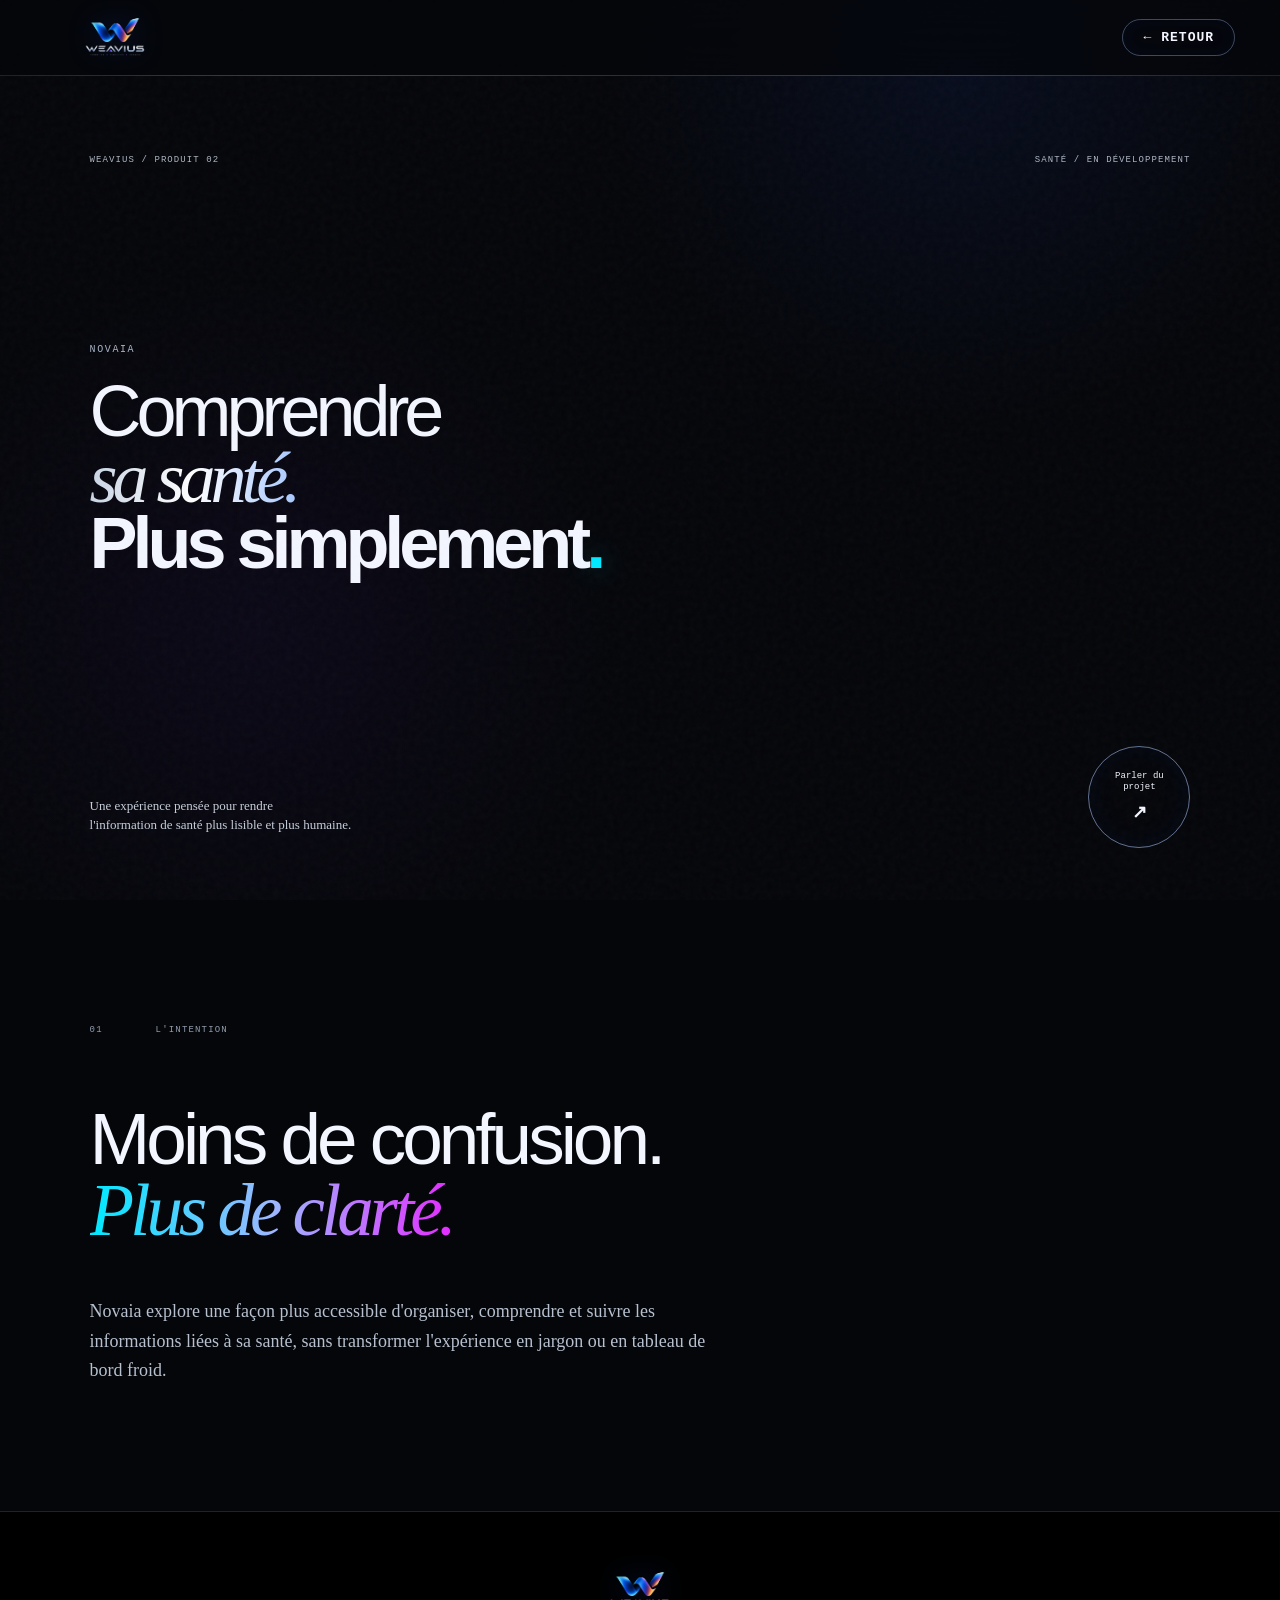
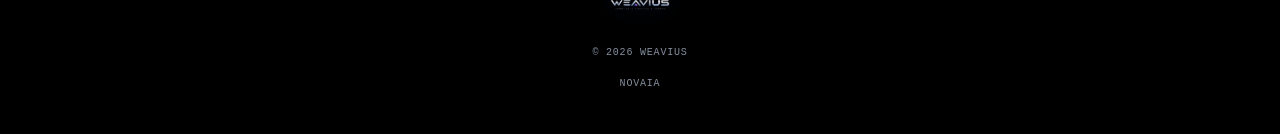
<file: apps/novaia.html>
<!doctype html><html lang="fr"><head><meta charset="utf-8"><meta name="viewport" content="width=device-width,initial-scale=1"><meta name="description" content="Novaia — rendre l'information de santé plus claire."><title>Novaia — Comprendre sa santé</title><link rel="icon" href="../assets/logo.png"><link rel="stylesheet" href="../style.css"></head><body><div class="noise"></div><header class="nav"><a class="brand" href="../index.html"><img src="../assets/logo.png" alt="Weavius" class="brand-logo"></a><a class="nav-cta" href="../index.html">← Retour</a></header><main><section class="hero" style="min-height:100vh"><div class="hero-meta"><span>WEAVIUS / PRODUIT 02</span><span>SANTÉ / EN DÉVELOPPEMENT</span></div><div class="hero-title"><p class="eyebrow">NOVAIA</p><h1>Comprendre<br><em>sa santé.</em><br><strong>Plus simplement<span>.</span></strong></h1></div><div class="hero-bottom"><p>Une expérience pensée pour rendre<br>l'information de santé plus lisible et plus humaine.</p><a class="circle-link" href="../index.html#contact"><span>Parler du<br>projet</span><b>↗</b></a></div></section><section class="section"><div class="section-label"><span>01</span><span>L'INTENTION</span></div><p class="huge">Moins de confusion.<br><span>Plus de clarté.</span></p><p class="body-copy">Novaia explore une façon plus accessible d'organiser, comprendre et suivre les informations liées à sa santé, sans transformer l'expérience en jargon ou en tableau de bord froid.</p></section></main><footer><a class="brand" href="../index.html"><img src="../assets/logo.png" alt="Weavius" class="brand-logo"></a><div>© <span id="year"></span> Weavius</div><div>Novaia</div></footer><script>document.getElementById('year').textContent=new Date().getFullYear()</script></body></html>
</file>
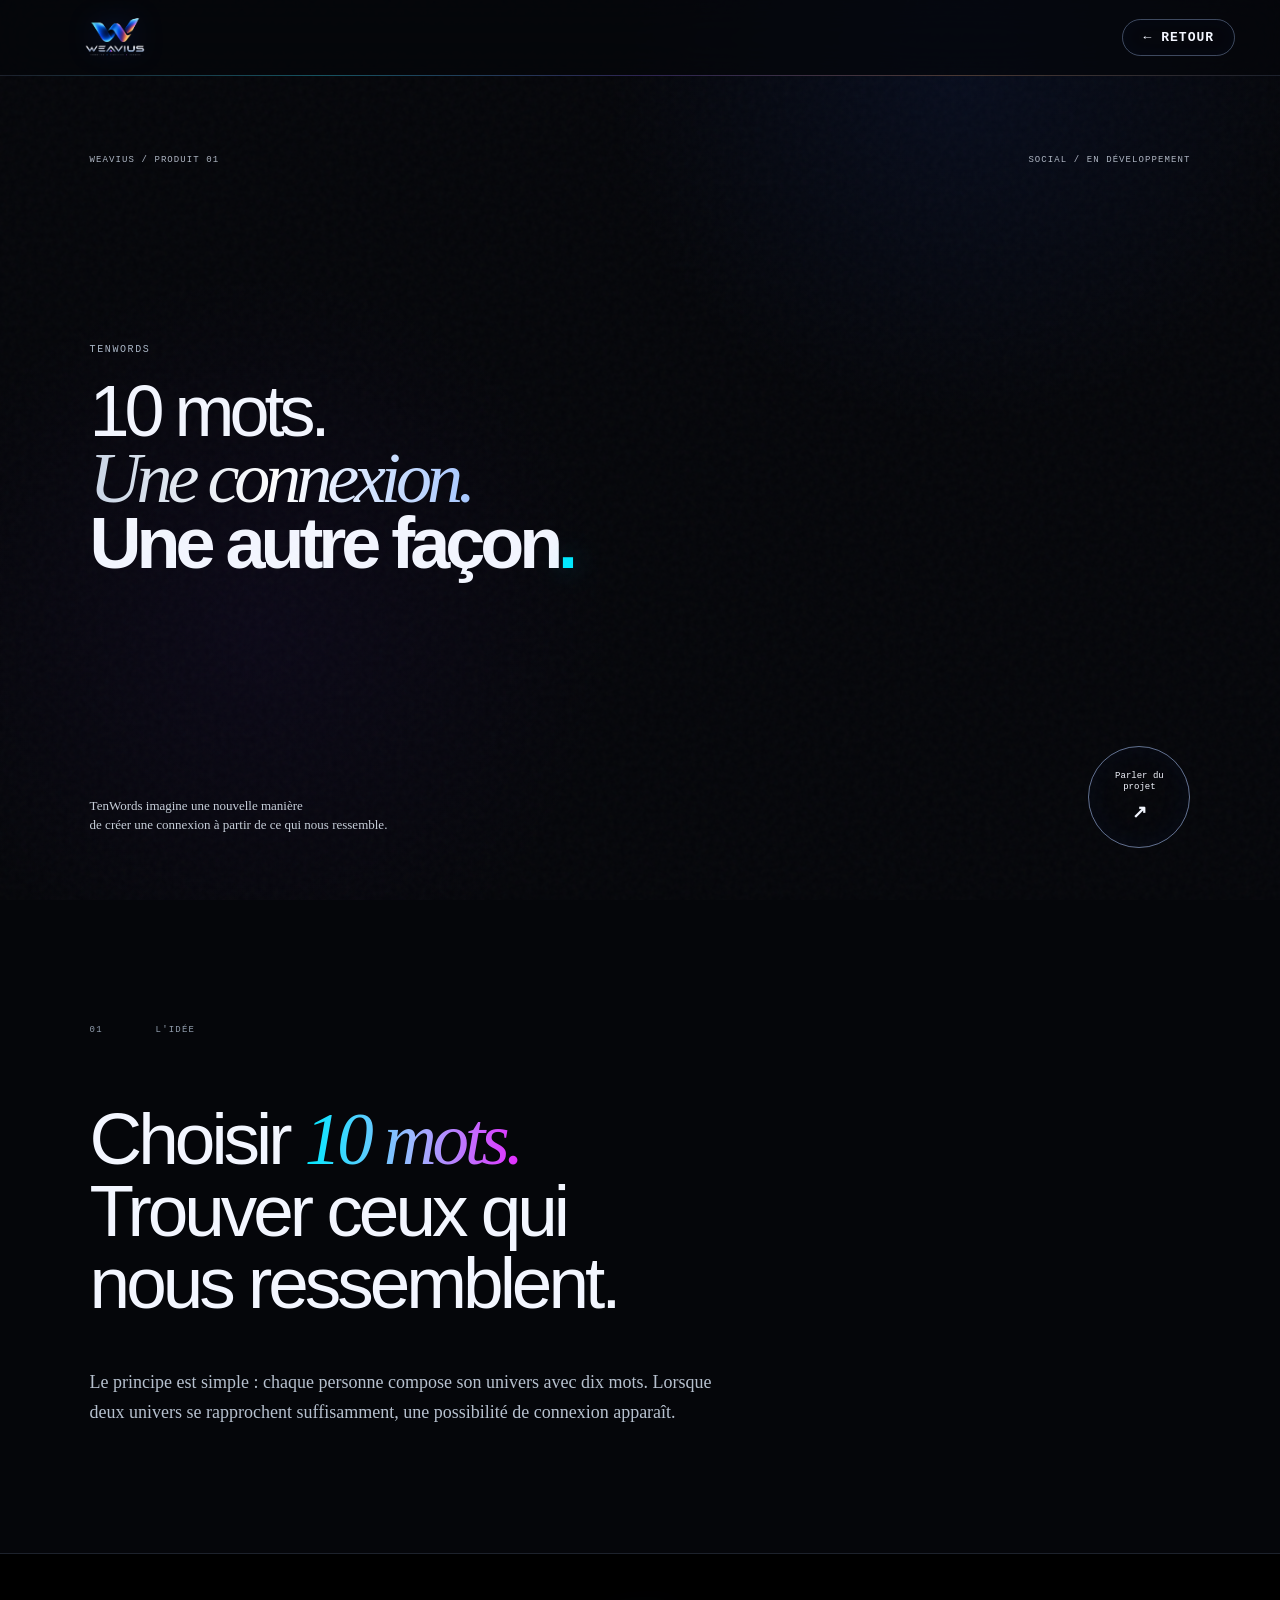
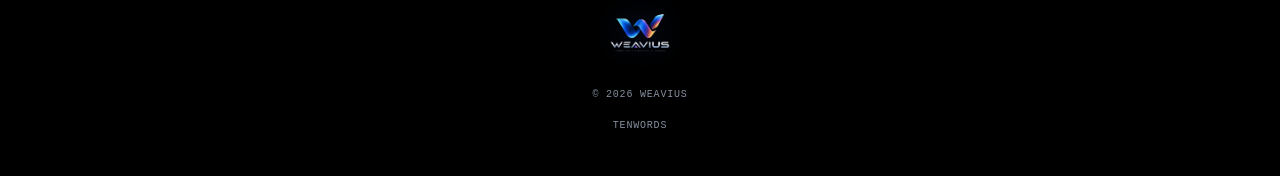
<file: apps/talaf.html>
<!doctype html><html lang="fr"><head><meta charset="utf-8"><meta name="viewport" content="width=device-width,initial-scale=1"><meta name="description" content="Talaf — African Talent."><title>Talaf - African Talent</title><link rel="icon" href="../assets/logo.png"><link rel="stylesheet" href="../style.css"></head><body><div class="noise"></div><header class="nav"><a class="brand" href="../index.html"><img src="../assets/logo.png" alt="Weavius" class="brand-logo"></a><a class="nav-cta" href="../index.html">← Retour</a></header><main><section class="hero" style="min-height:100vh"><div class="hero-meta"><span>WEAVIUS / PRODUIT 01</span><span>SOCIAL / EN DÉVELOPPEMENT</span></div><div class="hero-title"><p class="eyebrow">TENWORDS</p><h1>10 mots.<br><em>Une connexion.</em><br><strong>Une autre façon<span>.</span></strong></h1></div><div class="hero-bottom"><p>TenWords imagine une nouvelle manière<br>de créer une connexion à partir de ce qui nous ressemble.</p><a class="circle-link" href="../index.html#contact"><span>Parler du<br>projet</span><b>↗</b></a></div></section><section class="section"><div class="section-label"><span>01</span><span>L'IDÉE</span></div><p class="huge">Choisir <span>10 mots.</span><br>Trouver ceux qui<br>nous ressemblent.</p><p class="body-copy">Le principe est simple : chaque personne compose son univers avec dix mots. Lorsque deux univers se rapprochent suffisamment, une possibilité de connexion apparaît.</p></section></main><footer><a class="brand" href="../index.html"><img src="../assets/logo.png" alt="Weavius" class="brand-logo"></a><div>© <span id="year"></span> Weavius</div><div>TenWords</div></footer><script>document.getElementById('year').textContent=new Date().getFullYear()</script></body></html>
</file>
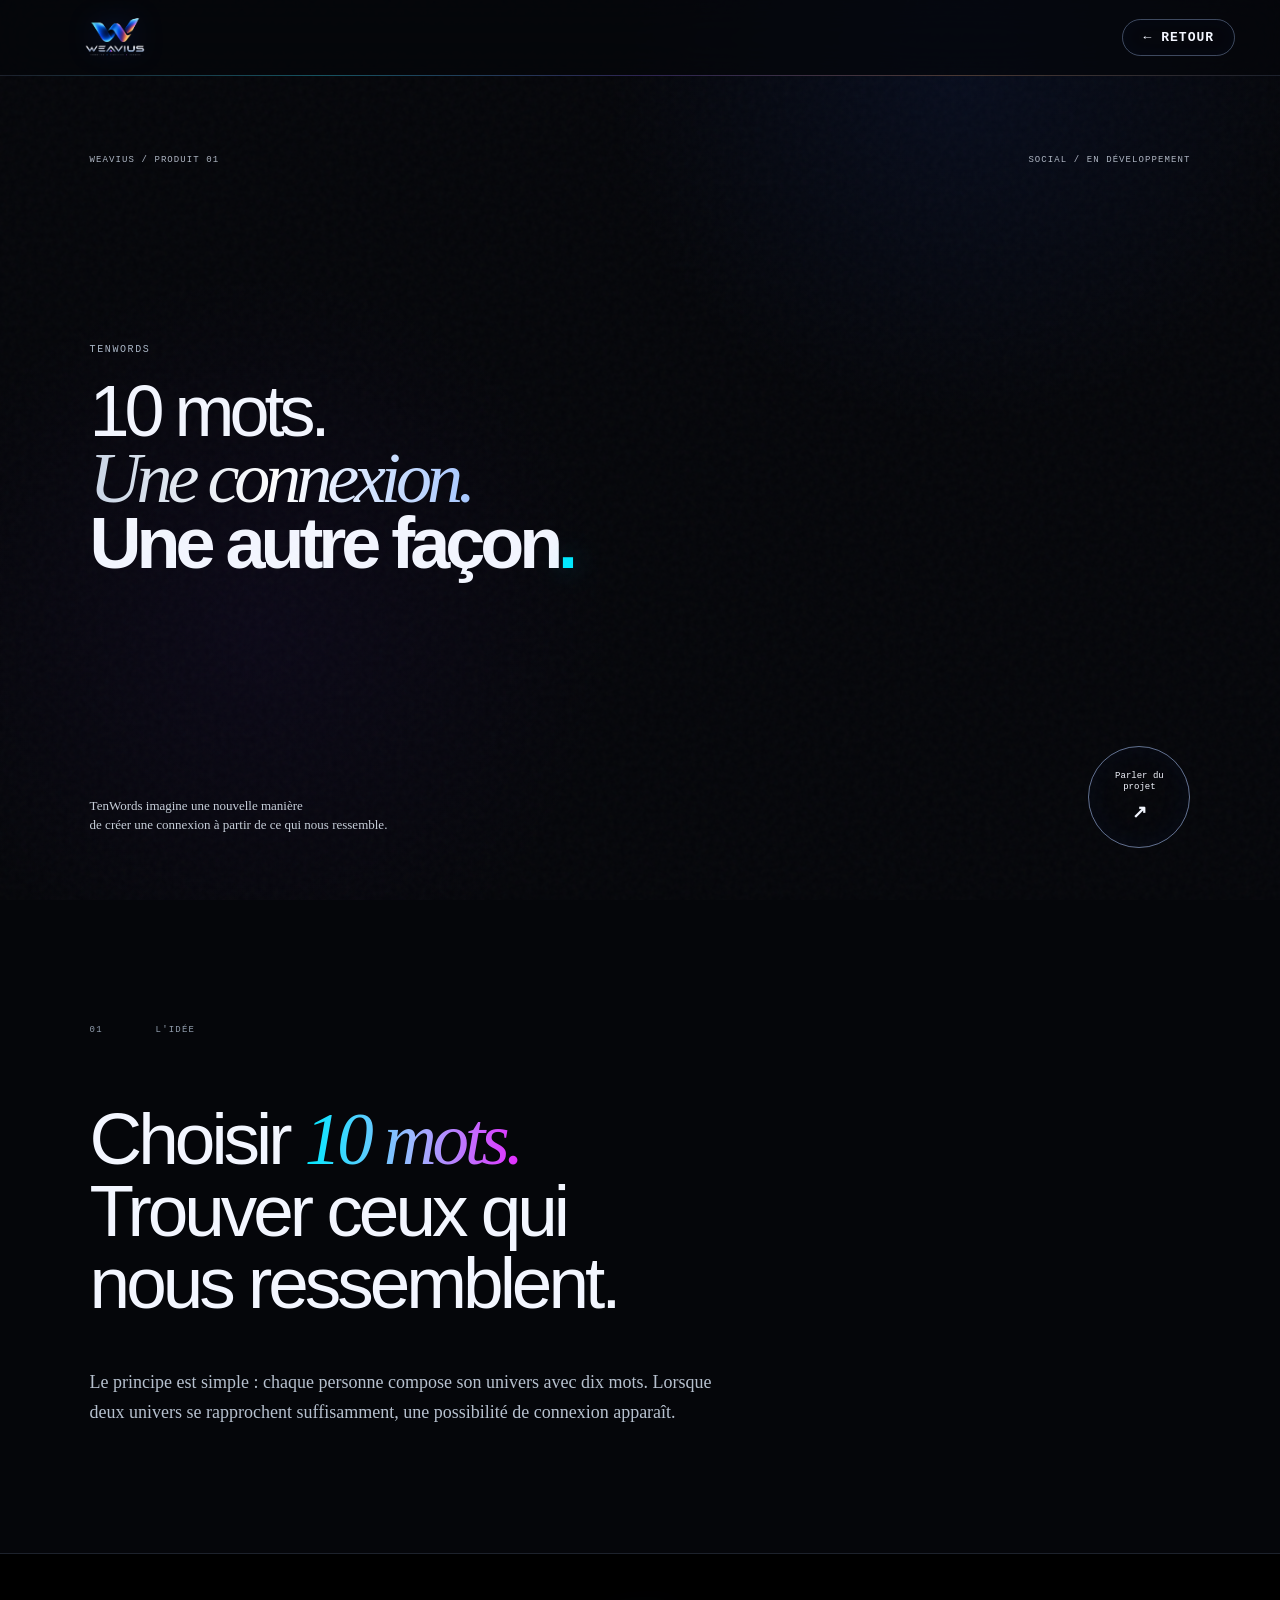
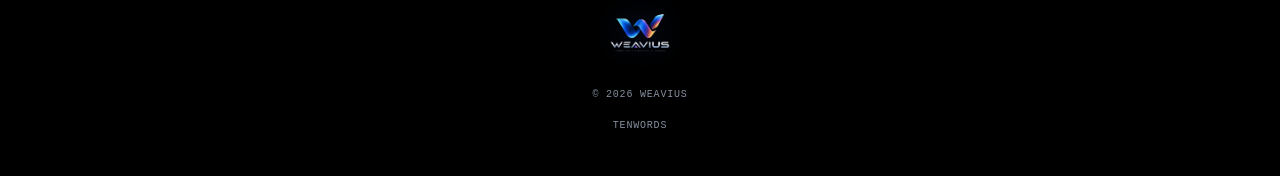
<file: apps/tenwords.html>
<!doctype html><html lang="fr"><head><meta charset="utf-8"><meta name="viewport" content="width=device-width,initial-scale=1"><meta name="description" content="TenWords — 10 mots pour se trouver."><title>TenWords — 10 mots pour se trouver</title><link rel="icon" href="../assets/logo.png"><link rel="stylesheet" href="../style.css"></head><body><div class="noise"></div><header class="nav"><a class="brand" href="../index.html"><img src="../assets/logo.png" alt="Weavius" class="brand-logo"></a><a class="nav-cta" href="../index.html">← Retour</a></header><main><section class="hero" style="min-height:100vh"><div class="hero-meta"><span>WEAVIUS / PRODUIT 01</span><span>SOCIAL / EN DÉVELOPPEMENT</span></div><div class="hero-title"><p class="eyebrow">TENWORDS</p><h1>10 mots.<br><em>Une connexion.</em><br><strong>Une autre façon<span>.</span></strong></h1></div><div class="hero-bottom"><p>TenWords imagine une nouvelle manière<br>de créer une connexion à partir de ce qui nous ressemble.</p><a class="circle-link" href="../index.html#contact"><span>Parler du<br>projet</span><b>↗</b></a></div></section><section class="section"><div class="section-label"><span>01</span><span>L'IDÉE</span></div><p class="huge">Choisir <span>10 mots.</span><br>Trouver ceux qui<br>nous ressemblent.</p><p class="body-copy">Le principe est simple : chaque personne compose son univers avec dix mots. Lorsque deux univers se rapprochent suffisamment, une possibilité de connexion apparaît.</p></section></main><footer><a class="brand" href="../index.html"><img src="../assets/logo.png" alt="Weavius" class="brand-logo"></a><div>© <span id="year"></span> Weavius</div><div>TenWords</div></footer><script>document.getElementById('year').textContent=new Date().getFullYear()</script></body></html>
</file>
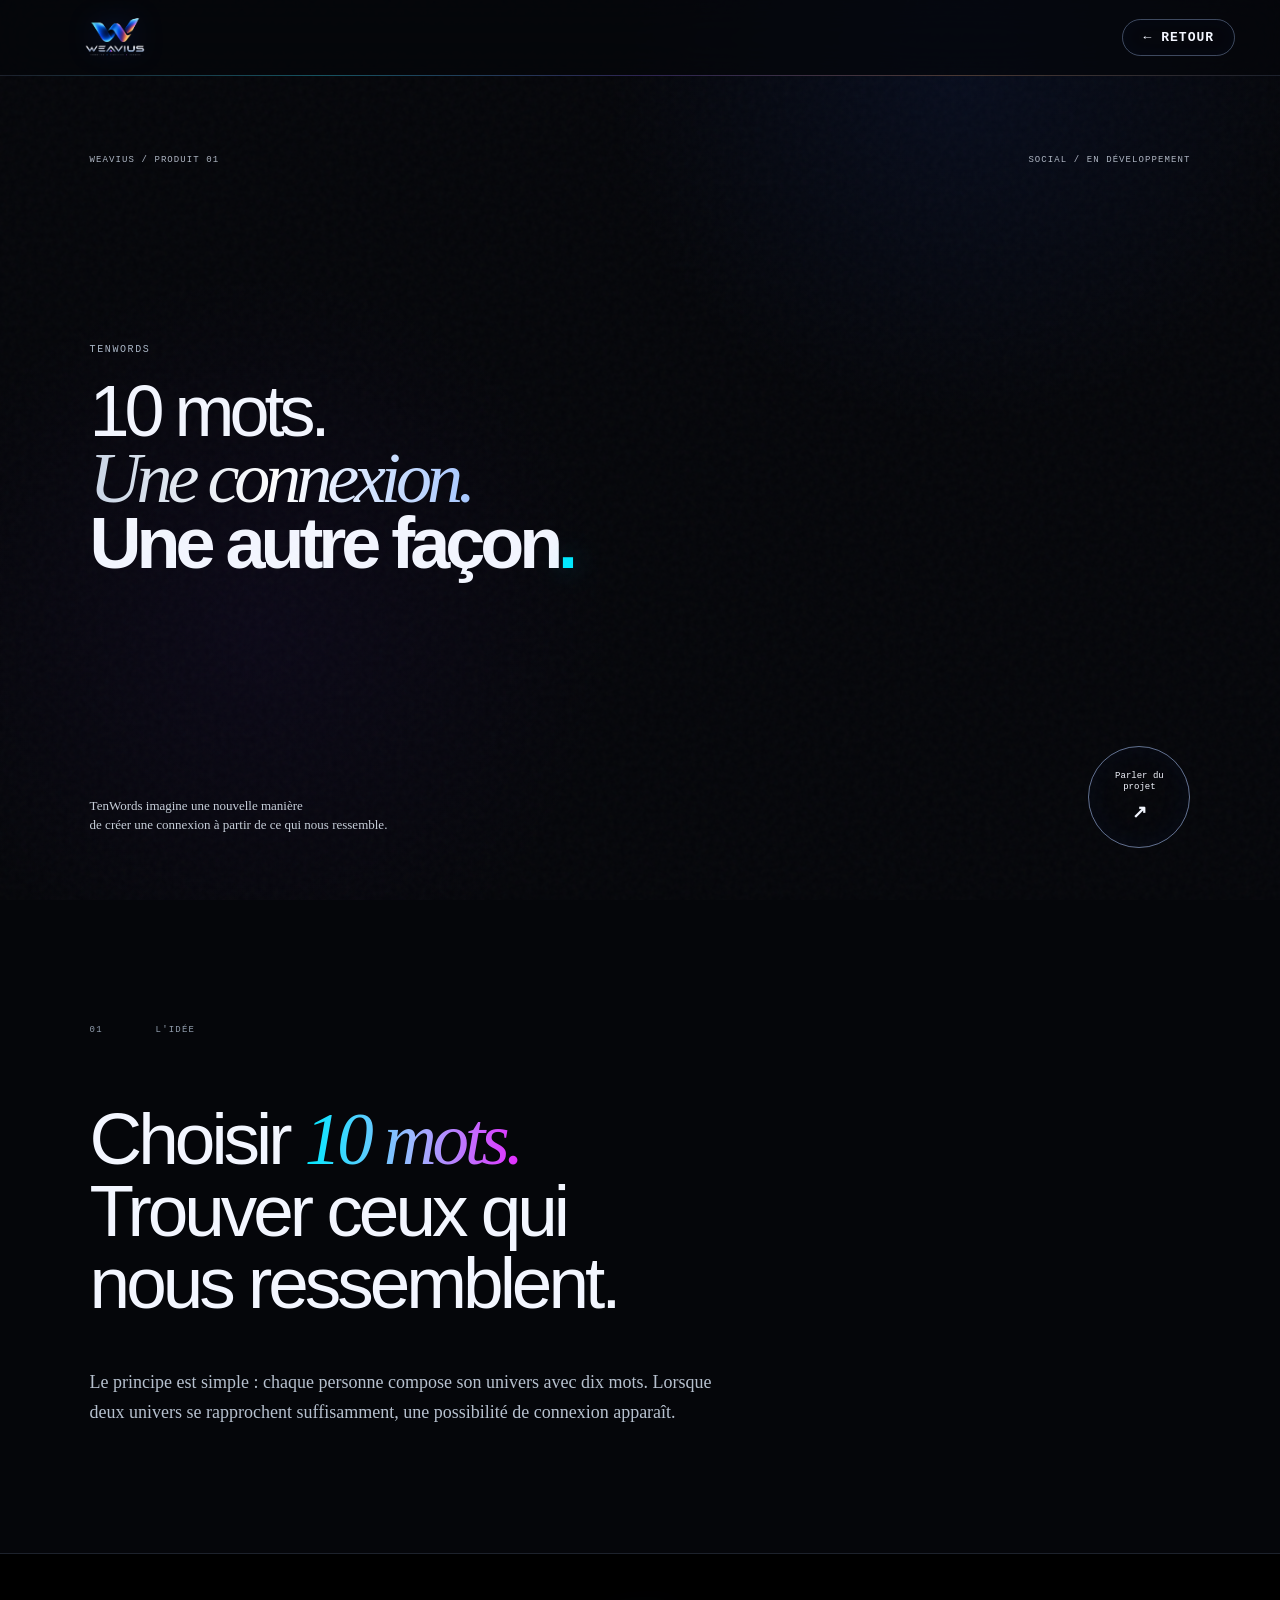
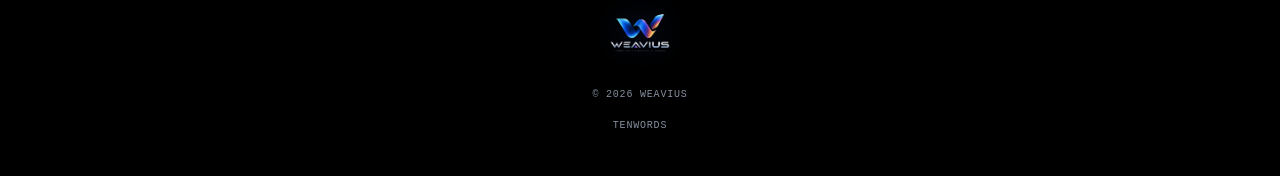
<file: apps/tontinesfrica.html>
<!doctype html><html lang="fr"><head><meta charset="utf-8"><meta name="viewport" content="width=device-width,initial-scale=1"><meta name="description" content="Tontines Frica — 10 mots pour se trouver."><title>Tontines Frica — La Tontine Africaine nouvelle génération</title><link rel="icon" href="../assets/logo.png"><link rel="stylesheet" href="../style.css"></head><body><div class="noise"></div><header class="nav"><a class="brand" href="../index.html"><img src="../assets/logo.png" alt="Weavius" class="brand-logo"></a><a class="nav-cta" href="../index.html">← Retour</a></header><main><section class="hero" style="min-height:100vh"><div class="hero-meta"><span>WEAVIUS / PRODUIT 01</span><span>SOCIAL / EN DÉVELOPPEMENT</span></div><div class="hero-title"><p class="eyebrow">TENWORDS</p><h1>10 mots.<br><em>Une connexion.</em><br><strong>Une autre façon<span>.</span></strong></h1></div><div class="hero-bottom"><p>TenWords imagine une nouvelle manière<br>de créer une connexion à partir de ce qui nous ressemble.</p><a class="circle-link" href="../index.html#contact"><span>Parler du<br>projet</span><b>↗</b></a></div></section><section class="section"><div class="section-label"><span>01</span><span>L'IDÉE</span></div><p class="huge">Choisir <span>10 mots.</span><br>Trouver ceux qui<br>nous ressemblent.</p><p class="body-copy">Le principe est simple : chaque personne compose son univers avec dix mots. Lorsque deux univers se rapprochent suffisamment, une possibilité de connexion apparaît.</p></section></main><footer><a class="brand" href="../index.html"><img src="../assets/logo.png" alt="Weavius" class="brand-logo"></a><div>© <span id="year"></span> Weavius</div><div>TenWords</div></footer><script>document.getElementById('year').textContent=new Date().getFullYear()</script></body></html>
</file>
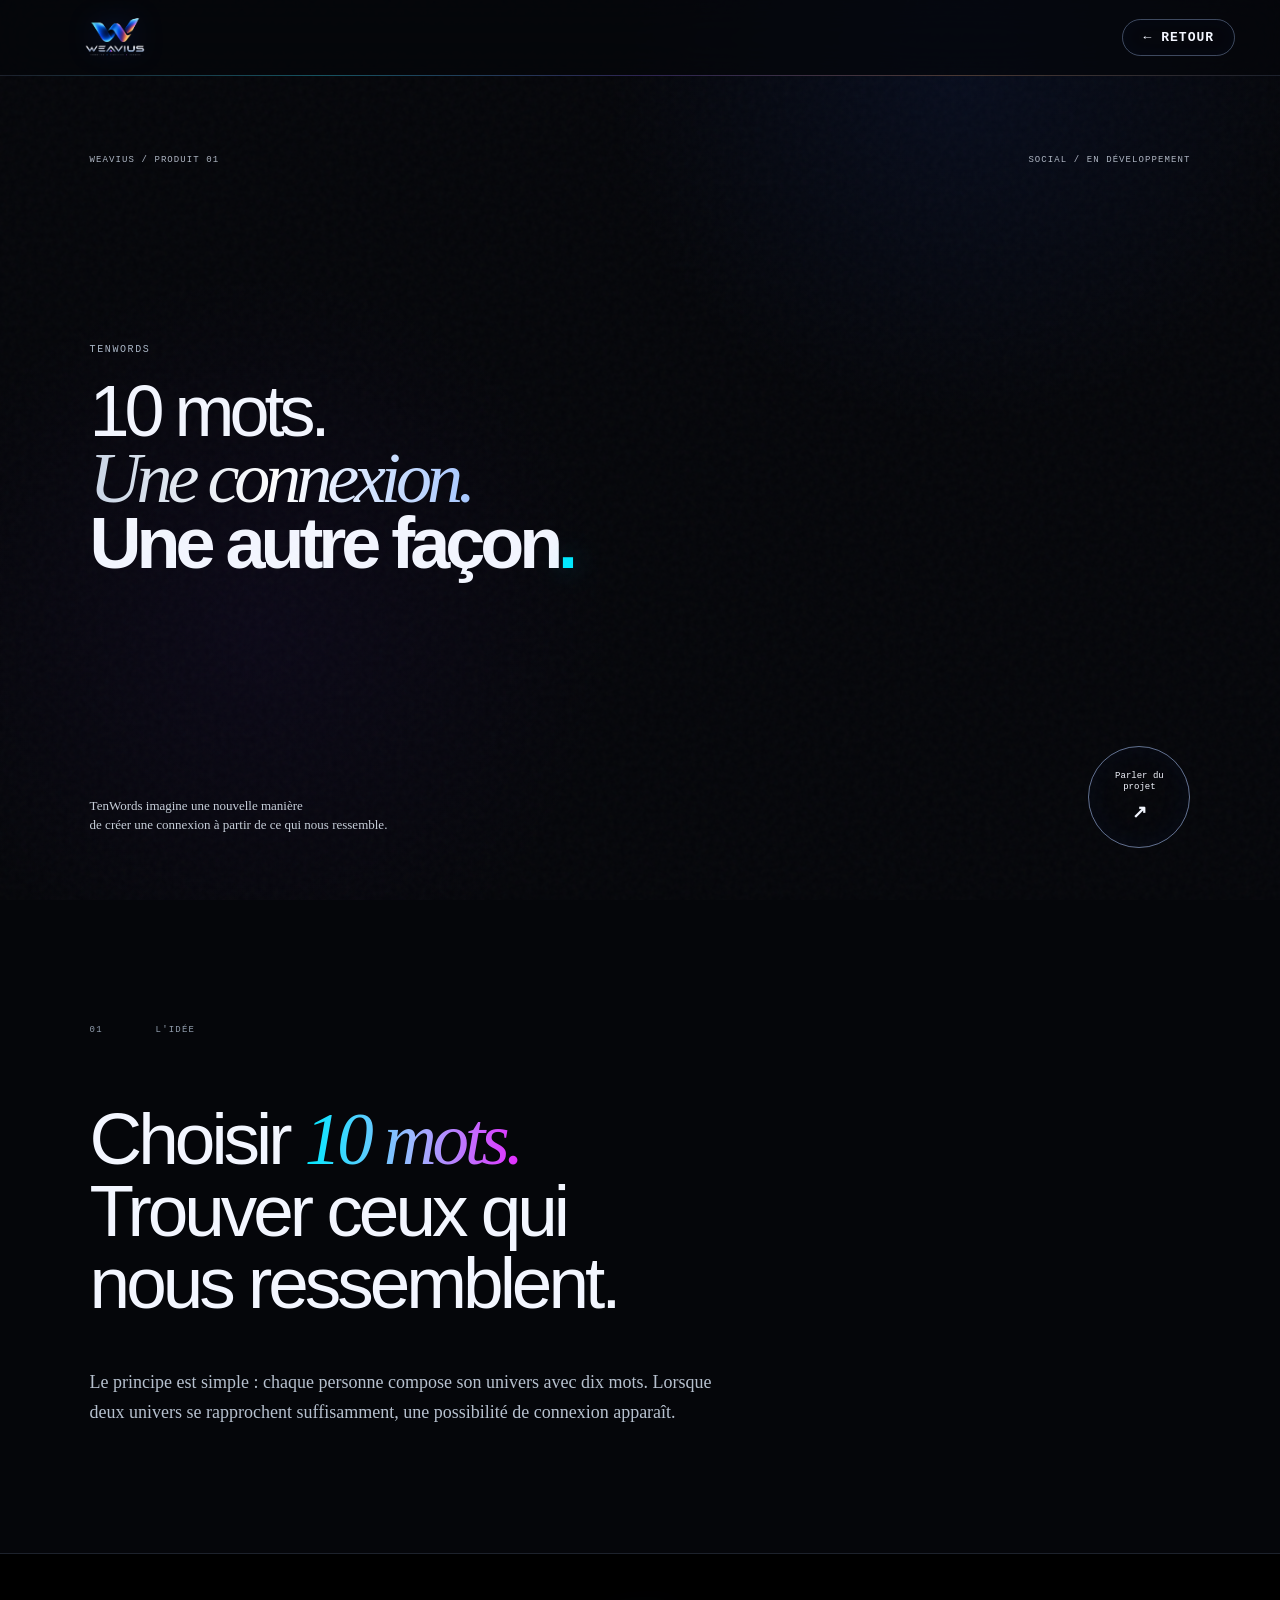
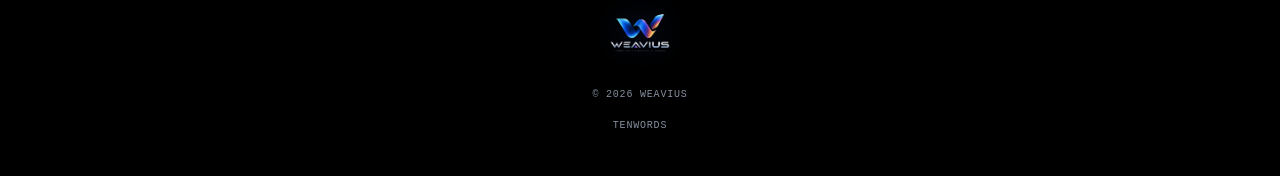
<file: apps/trocoeurs.html>
<!doctype html><html lang="fr"><head><meta charset="utf-8"><meta name="viewport" content="width=device-width,initial-scale=1"><meta name="description" content="Trocoeurs — Le Roi du troc."><title>Trocoeurs — Le roi du troc</title><link rel="icon" href="../assets/logo.png"><link rel="stylesheet" href="../style.css"></head><body><div class="noise"></div><header class="nav"><a class="brand" href="../index.html"><img src="../assets/logo.png" alt="Weavius" class="brand-logo"></a><a class="nav-cta" href="../index.html">← Retour</a></header><main><section class="hero" style="min-height:100vh"><div class="hero-meta"><span>WEAVIUS / PRODUIT 01</span><span>SOCIAL / EN DÉVELOPPEMENT</span></div><div class="hero-title"><p class="eyebrow">TENWORDS</p><h1>10 mots.<br><em>Une connexion.</em><br><strong>Une autre façon<span>.</span></strong></h1></div><div class="hero-bottom"><p>TenWords imagine une nouvelle manière<br>de créer une connexion à partir de ce qui nous ressemble.</p><a class="circle-link" href="../index.html#contact"><span>Parler du<br>projet</span><b>↗</b></a></div></section><section class="section"><div class="section-label"><span>01</span><span>L'IDÉE</span></div><p class="huge">Choisir <span>10 mots.</span><br>Trouver ceux qui<br>nous ressemblent.</p><p class="body-copy">Le principe est simple : chaque personne compose son univers avec dix mots. Lorsque deux univers se rapprochent suffisamment, une possibilité de connexion apparaît.</p></section></main><footer><a class="brand" href="../index.html"><img src="../assets/logo.png" alt="Weavius" class="brand-logo"></a><div>© <span id="year"></span> Weavius</div><div>TenWords</div></footer><script>document.getElementById('year').textContent=new Date().getFullYear()</script></body></html>
</file>
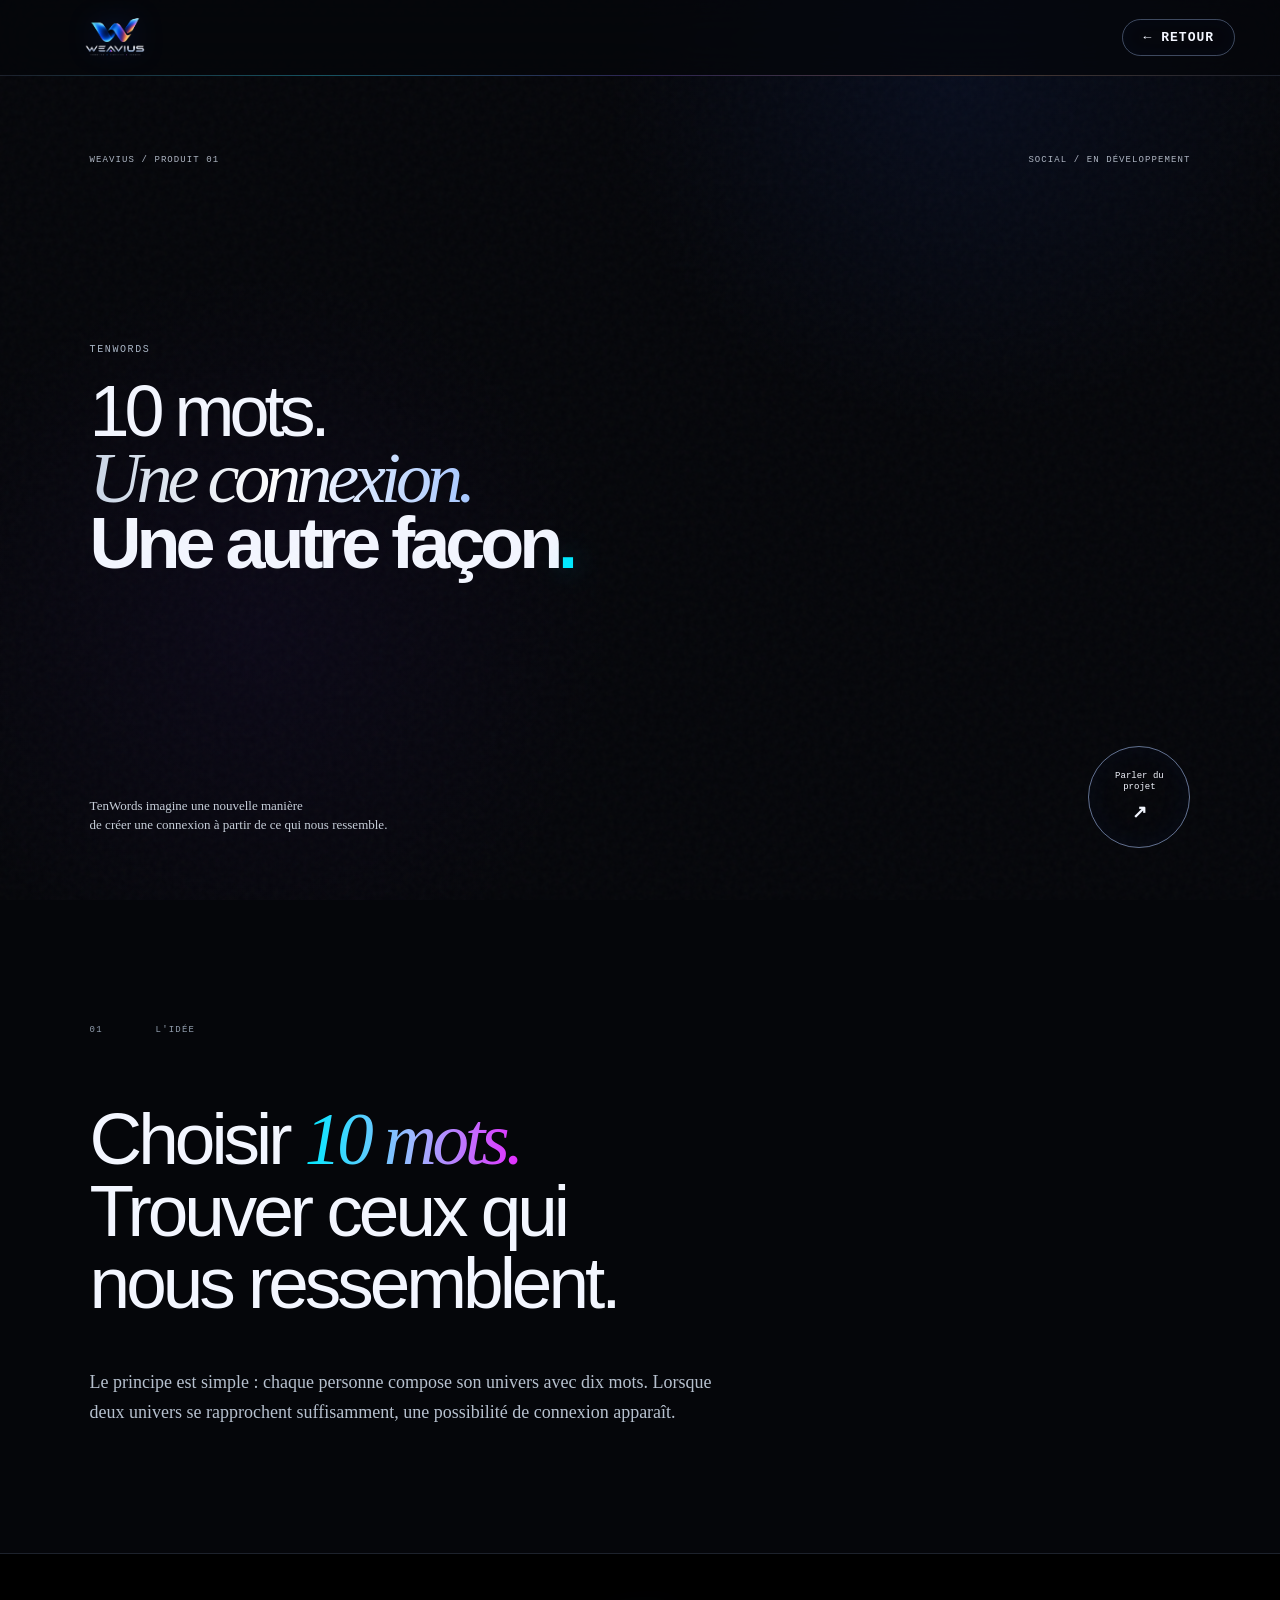
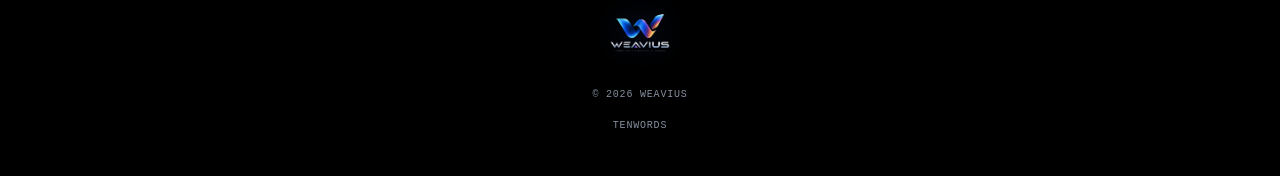
<file: apps/wizia.html>
<!doctype html><html lang="fr"><head><meta charset="utf-8"><meta name="viewport" content="width=device-width,initial-scale=1"><meta name="description" content="Wizia — Wizia — Le meilleur de l'IA."><title>Wizia — Le meilleur de l'IA</title><link rel="icon" href="../assets/logo.png"><link rel="stylesheet" href="../style.css"></head><body><div class="noise"></div><header class="nav"><a class="brand" href="../index.html"><img src="../assets/logo.png" alt="Weavius" class="brand-logo"></a><a class="nav-cta" href="../index.html">← Retour</a></header><main><section class="hero" style="min-height:100vh"><div class="hero-meta"><span>WEAVIUS / PRODUIT 01</span><span>SOCIAL / EN DÉVELOPPEMENT</span></div><div class="hero-title"><p class="eyebrow">TENWORDS</p><h1>10 mots.<br><em>Une connexion.</em><br><strong>Une autre façon<span>.</span></strong></h1></div><div class="hero-bottom"><p>TenWords imagine une nouvelle manière<br>de créer une connexion à partir de ce qui nous ressemble.</p><a class="circle-link" href="../index.html#contact"><span>Parler du<br>projet</span><b>↗</b></a></div></section><section class="section"><div class="section-label"><span>01</span><span>L'IDÉE</span></div><p class="huge">Choisir <span>10 mots.</span><br>Trouver ceux qui<br>nous ressemblent.</p><p class="body-copy">Le principe est simple : chaque personne compose son univers avec dix mots. Lorsque deux univers se rapprochent suffisamment, une possibilité de connexion apparaît.</p></section></main><footer><a class="brand" href="../index.html"><img src="../assets/logo.png" alt="Weavius" class="brand-logo"></a><div>© <span id="year"></span> Weavius</div><div>TenWords</div></footer><script>document.getElementById('year').textContent=new Date().getFullYear()</script></body></html>
</file>
<file: style.css>
/* ==========================================================================
   1. VARIABLES GLOBALES & RESET
   ========================================================================== */
:root {
  --bg: #05060a;
  --bg-2: #080b12;
  --panel: #0b0f18;
  --text: #f3f6ff;
  --muted: #8d98aa;
  --line: rgba(174, 201, 255, .14);
  --line-strong: rgba(174, 201, 255, .28);
  --cyan: #00e9ff;
  --blue: #245dff;
  --violet: #7b35ff;
  --magenta: #e42cff;
  --orange: #ff963d;
  --accent: #00e9ff;
  --max: 1440px;

  /* Variables blocs clairs */
  --bg-light: #f4f6fa;
  --text-dark: #0a0e17;
  --muted-dark: #586376;
  --line-dark: rgba(10, 14, 23, 0.12);
}

* {
  box-sizing: border-box;
}

html {
  scroll-behavior: smooth;
}

body {
  margin: 0;
  background: var(--bg);
  color: var(--text);
  font-family: Manrope, Arial, sans-serif;
  overflow-x: hidden;
}

body:before {
  content: "";
  position: fixed;
  inset: 0;
  pointer-events: none;
  z-index: -2;
  background: radial-gradient(circle at 75% 8%, rgba(36, 93, 255, .08), transparent 28%), radial-gradient(circle at 20% 70%, rgba(123, 53, 255, .055), transparent 30%), #05060a;
}

.noise {
  position: fixed;
  inset: 0;
  z-index: 50;
  pointer-events: none;
  opacity: .045;
  background-image: url("data:image/svg+xml,%3Csvg viewBox='0 0 180 180' xmlns='http://www.w3.org/2000/svg'%3E%3Cfilter id='n'%3E%3CfeTurbulence type='fractalNoise' baseFrequency='.85' numOctaves='3' stitchTiles='stitch'/%3E%3C/filter%3E%3Crect width='100%25' height='100%25' filter='url(%23n)' opacity='.7'/%3E%3C/svg%3E");
}

.progress {
  position: fixed;
  top: 0;
  left: 0;
  height: 2px;
  width: 0;
  background: linear-gradient(90deg, var(--cyan), var(--blue), var(--magenta), var(--orange));
  z-index: 100;
  box-shadow: 0 0 18px rgba(0, 233, 255, .55);
}

.cursor {
  position: fixed;
  width: 28px;
  height: 28px;
  border: 1px solid rgba(255, 255, 255, .7);
  border-radius: 50%;
  pointer-events: none;
  z-index: 120;
  transform: translate(-50%, -50%);
  transition: width .25s, height .25s, border-color .25s;
  mix-blend-mode: difference;
}

.cursor span {
  display: block;
  width: 4px;
  height: 4px;
  background: #fff;
  border-radius: 50%;
  position: absolute;
  top: 50%;
  left: 50%;
  transform: translate(-50%, -50%);
}

/* ==========================================================================
   2. NAVIGATION (Centrée et taille de police augmentée)
   ========================================================================== */
.nav {
  height: 76px;
  position: fixed;
  top: 0;
  left: 0;
  right: 0;
  z-index: 90;
  display: grid;
  grid-template-columns: auto 1fr auto;
  align-items: center;
  padding: 0 3.5vw;
  border-bottom: 1px solid var(--line);
  background: rgba(5, 6, 10, .7);
  backdrop-filter: blur(22px);
}

.nav:after {
  content: "";
  position: absolute;
  left: 0;
  right: 0;
  bottom: -1px;
  height: 1px;
  background: linear-gradient(90deg, transparent, rgba(0, 233, 255, .25), rgba(123, 53, 255, .18), rgba(255, 150, 61, .2), transparent);
}

.brand {
  display: flex;
  align-items: center;
  width: max-content;
}

.brand-logo {
  display: block;
  width: 140px; /* Augmentez la valeur selon l'effet désiré (ex: 130px, 140px ou 150px) */
  height: 70px; /* Ajusté légèrement pour laisser de la place au logo */
  object-fit: contain;
  object-position: center;
  filter: drop-shadow(0 0 14px rgba(36, 93, 255, .18));
  transition: filter .3s, transform .3s;
}

.brand:hover .brand-logo {
  filter: drop-shadow(0 0 20px rgba(0, 233, 255, .28));
  transform: translateY(-1px);
}

.nav nav.nav-center {
  display: flex;
  justify-content: center;
  gap: 36px;
}

.nav nav a,
.nav-cta {
  font: 600 13px 'DM Mono', monospace;
  text-transform: uppercase;
  letter-spacing: .08em;
  color: var(--text);
  text-decoration: none;
}

.nav nav a {
  opacity: .75;
  transition: opacity .2s, color .2s;
}

.nav nav a:hover {
  opacity: 1;
  color: var(--cyan);
}

.nav-cta {
  justify-self: end;
  border: 1px solid rgba(174, 201, 255, .34);
  padding: 10px 20px;
  border-radius: 999px;
  box-shadow: inset 0 0 18px rgba(36, 93, 255, .04);
  transition: .25s;
}

.nav-cta:hover {
  border-color: var(--cyan);
  box-shadow: 0 0 22px rgba(0, 233, 255, .12);
}

.nav-cta b {
  font-size: 13px;
  margin-left: 8px;
}

.menu-toggle {
  display: none;
  background: none;
  border: 0;
}

/* ==========================================================================
   3. HERO SECTION
   ========================================================================== */
.hero {
  min-height: 100vh;
  position: relative;
  padding: 155px 7vw 52px;
  display: flex;
  flex-direction: column;
  justify-content: space-between;
  overflow: hidden;
}

.hero-backdrop {
  position: absolute;
  inset: 76px 0 0;
  pointer-events: none;
  background: radial-gradient(circle at 76% 44%, rgba(0, 233, 255, .12), transparent 18%), radial-gradient(circle at 69% 55%, rgba(123, 53, 255, .11), transparent 25%), radial-gradient(circle at 82% 62%, rgba(255, 150, 61, .08), transparent 19%), linear-gradient(115deg, #040508 20%, #070b12 57%, #0a101a);
}

.hero-backdrop:before {
  content: "";
  position: absolute;
  right: -3%;
  top: 3%;
  width: 58%;
  height: 88%;
  background: linear-gradient(135deg, transparent 37%, rgba(255, 255, 255, .08) 37.2%, transparent 37.8%), linear-gradient(153deg, transparent 50%, rgba(0, 233, 255, .14) 50.2%, transparent 51%), linear-gradient(160deg, transparent 62%, rgba(123, 53, 255, .13) 62.2%, transparent 63%);
  clip-path: polygon(39% 0, 100% 7%, 73% 100%, 0 82%);
  filter: blur(.2px);
}

.hero-backdrop span {
  position: absolute;
  right: 31%;
  top: 0;
  width: 2px;
  height: 100%;
  background: linear-gradient(transparent, rgba(0, 233, 255, .9), rgba(123, 53, 255, .65), rgba(255, 150, 61, .7), transparent);
  box-shadow: 0 0 28px rgba(0, 233, 255, .45);
}

.hero-backdrop i {
  position: absolute;
  right: 0;
  bottom: 12%;
  width: 64%;
  height: 1px;
  background: linear-gradient(90deg, transparent, rgba(0, 233, 255, .35), rgba(255, 255, 255, .3), rgba(255, 150, 61, .25));
  transform: rotate(-10deg);
}

.hero-backdrop b {
  position: absolute;
  right: 12%;
  top: 24%;
  width: 190px;
  height: 190px;
  border: 1px solid rgba(0, 233, 255, .12);
  border-radius: 50%;
  box-shadow: 0 0 70px rgba(36, 93, 255, .08);
}

.hero-meta {
  position: relative;
  display: flex;
  justify-content: space-between;
  font: 500 9px 'DM Mono', monospace;
  letter-spacing: .12em;
  color: #aeb6c3;
  text-transform: uppercase;
}

.hero-title {
  position: relative;
  max-width: 1100px;
}

.eyebrow {
  font: 500 10px 'DM Mono', monospace;
  letter-spacing: .16em;
  color: #a9b5c5;
}

.hero h1 {
  font-size: clamp(62px, 8.5vw, 72px);
  line-height: .91;
  letter-spacing: -.07em;
  font-weight: 500;
  margin: 24px 0 0;
}

.hero h1 em {
  font-family: Georgia, serif;
  font-weight: 400;
  background: linear-gradient(90deg, #c9d5e5, #fff, #a7c8ff);
  -webkit-background-clip: text;
  background-clip: text;
  color: transparent;
}

.hero h1 strong {
  font-weight: 800;
}

.hero h1 strong span {
  color: var(--cyan);
  text-shadow: 0 0 28px rgba(0, 233, 255, .4);
}

.hero-bottom {
  display: flex;
  align-items: end;
  justify-content: space-between;
  position: relative;
}

.hero-bottom p {
  font: 400 13px/1.45 Georgia, serif;
  color: #c7cfda;
}

.circle-link {
  width: 102px;
  height: 102px;
  border: 1px solid rgba(174, 201, 255, .55);
  border-radius: 50%;
  display: flex;
  flex-direction: column;
  justify-content: center;
  align-items: center;
  color: var(--text);
  text-decoration: none;
  position: relative;
  transition: .3s;
  box-shadow: inset 0 0 30px rgba(36, 93, 255, .05);
}

.circle-link span {
  font: 500 9px/1.3 'DM Mono', monospace;
  text-align: center;
}

.circle-link b {
  font-size: 18px;
  margin-top: 7px;
}

.circle-link:hover {
  background: linear-gradient(135deg, var(--cyan), var(--blue) 45%, var(--violet));
  color: #05060a;
  border-color: transparent;
  transform: scale(1.04);
  box-shadow: 0 0 40px rgba(0, 233, 255, .2);
}

.hero-index {
  position: absolute;
  right: 3.5vw;
  bottom: 52px;
  font: 500 10px 'DM Mono', monospace;
  color: #9ba8b8;
}

/* ==========================================================================
   4. TICKER (BANDEAU DÉFILANT)
   ========================================================================== */
.ticker {
  overflow: hidden;
  border-top: 1px solid var(--line);
  border-bottom: 1px solid var(--line);
  white-space: nowrap;
  background: linear-gradient(90deg, rgba(0, 233, 255, .025), transparent, rgba(228, 44, 255, .025));
}

.ticker div {
  display: inline-block;
  padding: 14px 0;
  font: 500 10px 'DM Mono', monospace;
  letter-spacing: .15em;
  animation: marquee 28s linear infinite;
}

.ticker i {
  font-style: normal;
  background: linear-gradient(90deg, var(--cyan), var(--magenta));
  -webkit-background-clip: text;
  background-clip: text;
  color: transparent;
  padding: 0 24px;
}

@keyframes marquee {
  to {
    transform: translateX(-50%);
  }
}

/* ==========================================================================
   5. SECTIONS GÉNÉRALES & MANIFESTO
   ========================================================================== */
.section {
  max-width: var(--max);
  margin: auto;
  padding: 125px 7vw;
  border-bottom: 1px solid var(--line);
}

.section-label {
  display: grid;
  grid-template-columns: 48px 1fr auto;
  gap: 18px;
  margin-bottom: 68px;
  font: 500 9px 'DM Mono', monospace;
  letter-spacing: .13em;
  color: #929eae;
  text-transform: uppercase;
}

.section-label a {
  color: #d7dde7;
  text-decoration: none;
  transition: color .2s;
}

.section-label a:hover {
  color: var(--cyan);
}

.manifesto-layout {
  display: grid;
  grid-template-columns: 1.4fr .6fr;
  gap: 8vw;
}

.huge {
  font-size: clamp(44px, 5.7vw, 88px);
  line-height: .98;
  letter-spacing: -.055em;
  margin: 0;
}

.huge span {
  font-family: Georgia, serif;
  font-style: italic;
  background: linear-gradient(90deg, var(--cyan), #9cb8ff, var(--magenta));
  -webkit-background-clip: text;
  background-clip: text;
  color: transparent;
}

.body-copy {
  max-width: 650px;
  margin: 50px 0 0;
  font: 400 18px/1.65 Georgia, serif;
  color: #b6c0ce;
}

.manifesto-art {
  min-height: 360px;
  position: relative;
  border: 1px solid var(--line);
  overflow: hidden;
  background: radial-gradient(circle at 65% 40%, rgba(0, 233, 255, .16), transparent 24%), radial-gradient(circle at 35% 70%, rgba(228, 44, 255, .1), transparent 28%), linear-gradient(135deg, #080b11, #10192a);
}

.art-grid {
  position: absolute;
  inset: 0;
  background: linear-gradient(rgba(174, 201, 255, .05) 1px, transparent 1px), linear-gradient(90deg, rgba(174, 201, 255, .05) 1px, transparent 1px);
  background-size: 40px 40px;
  transform: perspective(400px) rotateX(55deg) scale(1.5);
  transform-origin: bottom;
}

.art-light {
  position: absolute;
  width: 2px;
  height: 120%;
  background: linear-gradient(var(--cyan), var(--violet), var(--orange));
  left: 64%;
  top: -10%;
  box-shadow: 0 0 30px rgba(0, 233, 255, .55);
  transform: rotate(27deg);
}

.manifesto-art span {
  position: absolute;
  left: 24px;
  bottom: 22px;
  font: 500 9px/1.4 'DM Mono', monospace;
  letter-spacing: .1em;
}

/* ==========================================================================
   6. SECTION PRODUITS : SLIDER HORIZONTAL & MOCKUPS TÉLÉPHONE
   ========================================================================== */
/* ==========================================================================
   6. SECTION PRODUITS : SLIDER HORIZONTAL (3 CARTES VISIBLES + AUTOMATIQUE)
   ========================================================================== */
.products-slider-wrapper {
  overflow-x: auto;
  scroll-behavior: smooth;
  margin: 0 auto;
  width: 100%;
  max-width: var(--max);
  scrollbar-width: none; /* Masque la barre sous Firefox */
  -ms-overflow-style: none; /* Masque la barre sous IE/Edge */
}

.products-slider-wrapper::-webkit-scrollbar {
  display: none; /* Masque la barre de défilement sous Chrome/Safari */
}

.products-slider {
  display: flex;
  gap: 32px;
  width: max-content;
  padding: 20px 0 30px;
}

/* Calcul pour n'avoir exactement que 3 cartes visibles sur l'écran */
.phone-card {
  display: flex;
  flex-direction: column;
  align-items: center;
  /* (100% de la largeur du conteneur - 2 espacements de 32px) divisé par 3 */
  width: calc((100vw - 14vw - 64px) / 3);
  max-width: 380px;
  min-width: 260px;
  text-decoration: none;
  color: var(--text);
  flex-shrink: 0;
  transition: transform .4s ease;
}

.phone-card:hover {
  transform: translateY(-10px);
}

/* Configuration du Mockup Téléphone */
.phone-mockup {
  width: 100%;
  max-width: 260px;
  height: 500px;
  background: #111520;
  border-radius: 42px;
  padding: 12px;
  border: 4px solid #2a3448;
  box-shadow: 0 25px 50px -12px rgba(0, 0, 0, 0.7), inset 0 0 15px rgba(255, 255, 255, 0.05);
  position: relative;
  transition: border-color .3s, box-shadow .3s;
}

.phone-card:hover .phone-mockup {
  border-color: var(--cyan);
  box-shadow: 0 25px 60px rgba(0, 233, 255, 0.25);
}

.phone-screen {
  width: 100%;
  height: 100%;
  border-radius: 32px;
  overflow: hidden;
  position: relative;
  display: flex;
  flex-direction: column;
  justify-content: center;
  align-items: center;
  text-align: center;
}

.phone-screen-img {
  width: 100%;
  height: 100%;
  object-fit: cover;
  object-position: top center;
  display: block;
}

.phone-notch {
  position: absolute;
  top: 10px;
  width: 90px;
  height: 18px;
  background: #000;
  border-radius: 12px;
  z-index: 10;
}

/* Fonds visuels par application */
.tw-bg { background: radial-gradient(circle at 50% 50%, #152542, #070a10); }
.nv-bg { background: radial-gradient(circle at 50% 50%, #301754, #070a10); }
.materre-bg { background: radial-gradient(circle at 50% 50%, #173824, #070a10); }
.talaf-bg { background: radial-gradient(circle at 50% 50%, #3a2212, #070a10); }
.tontine-bg { background: radial-gradient(circle at 50% 50%, #3a2e12, #070a10); }
.localize-bg { background: radial-gradient(circle at 50% 50%, #122c3a, #070a10); }
.wizia-bg { background: radial-gradient(circle at 50% 50%, #31123a, #070a10); }
.trocoeurs-bg { background: radial-gradient(circle at 50% 50%, #3a1220, #070a10); }

.app-hero-icon { font-size: 48px; margin-bottom: 12px; }
.app-hero-title { font: 700 14px 'DM Mono', monospace; letter-spacing: .2em; color: var(--cyan); }

/* Infos sous le téléphone */
.phone-card-info {
  margin-top: 20px;
  text-align: center;
  width: 100%;
}

.app-tag {
  font: 500 9px 'DM Mono', monospace;
  color: var(--muted);
  letter-spacing: .12em;
  display: block;
  margin-bottom: 6px;
}

.phone-card-info h3 {
  font-size: 22px;
  margin: 0 0 8px;
  font-weight: 600;
}

.phone-card-info p {
  font: 400 13px/1.4 Georgia, serif;
  color: #a2adb9;
  margin: 0 0 12px;
}

.arrow-link {
  font: 500 11px 'DM Mono', monospace;
  color: var(--cyan);
}

/* Adaptation Responsive */
@media (max-width: 1024px) {
  .phone-card {
    /* 2 cartes visibles sur écran moyen (tablettes) */
    width: calc((100vw - 14vw - 32px) / 2);
  }
}

@media (max-width: 640px) {
  .phone-card {
    /* 1 carte visible sur mobile */
    width: calc(100vw - 12vw);
  }
}

/* ==========================================================================
   7. STUDIO & LAB SECTIONS
   ========================================================================== */
.studio-intro {
  display: grid;
  grid-template-columns: 1fr .7fr;
  gap: 10vw;
  align-items: end;
}

.studio-intro h2,
.lab-head h2,
.about-grid h2 {
  font-size: clamp(50px, 6vw, 92px);
  line-height: .92;
  letter-spacing: -.06em;
  margin: 0;
  font-weight: 500;
}

.studio-intro h2 span,
.about-grid h2 span {
  font-family: Georgia, serif;
  font-style: italic;
  background: linear-gradient(90deg, var(--cyan), var(--violet), var(--magenta));
  -webkit-background-clip: text;
  background-clip: text;
  color: transparent;
}

.studio-intro p,
.lab-head p {
  font: 400 19px/1.6 Georgia, serif;
  color: #b4becc;
  max-width: 510px;
  margin: 0;
}

.steps {
  display: grid;
  grid-template-columns: repeat(3, 1fr);
  margin-top: 90px;
}

.step {
  padding: 28px 34px;
  border-left: 1px solid var(--line);
  min-height: 250px;
}

.step small,
.step span,
.lab-item small {
  font: 500 9px 'DM Mono', monospace;
  color: #858f9f;
  letter-spacing: .13em;
}

.step h3 {
  font-size: 28px;
  font-weight: 500;
  margin: 38px 0 14px;
}

.step p {
  font: 400 15px/1.55 Georgia, serif;
  color: #aab5c3;
  max-width: 300px;
}

.step span {
  display: block;
  margin-top: 40px;
}

.lab {
  background: linear-gradient(180deg, transparent, rgba(36, 93, 255, .035));
}

.lab-head {
  display: grid;
  grid-template-columns: 1fr .7fr;
  gap: 10vw;
  align-items: end;
}

.lab-list {
  margin-top: 75px;
}

.lab-item {
  display: grid;
  grid-template-columns: 70px 1fr 30px;
  align-items: center;
  padding: 30px 0;
  border-top: 1px solid var(--line);
  transition: padding .35s, background .35s;
}

.lab-item:last-child {
  border-bottom: 1px solid var(--line);
}

.lab-item:hover {
  padding-left: 16px;
  padding-right: 16px;
  background: linear-gradient(90deg, rgba(0, 233, 255, .025), rgba(123, 53, 255, .025), rgba(255, 150, 61, .02));
}

.lab-item>span {
  font: 500 10px 'DM Mono', monospace;
  color: #7f8a99;
}

.lab-item h3 {
  font-size: 38px;
  font-weight: 500;
  margin: 8px 0;
}

.lab-item p {
  margin: 0;
  color: #949eae;
  font: 400 14px/1.5 Georgia, serif;
}

.lab-item b {
  font-size: 22px;
  font-weight: 400;
  color: var(--cyan);
}

/* ==========================================================================
   8. VISION & ABOUT
   ========================================================================== */
.vision {
  min-height: 85vh;
  display: flex;
  flex-direction: column;
  justify-content: space-between;
  background: radial-gradient(circle at 70% 50%, rgba(36, 93, 255, .1), transparent 23%), radial-gradient(circle at 82% 55%, rgba(228, 44, 255, .06), transparent 22%);
}

.vision-word {
  font-size: clamp(100px, 15vw, 240px);
  font-weight: 800;
  line-height: .78;
  letter-spacing: -.09em;
}

.vision-word span {
  font-family: Georgia, serif;
  font-weight: 400;
  font-style: italic;
  background: linear-gradient(90deg, #fff, var(--cyan), var(--magenta), var(--orange));
  -webkit-background-clip: text;
  background-clip: text;
  color: transparent;
}

.vision-bottom {
  display: flex;
  justify-content: space-between;
  align-items: end;
}

.vision-bottom p {
  font: 400 18px/1.55 Georgia, serif;
  color: #adb7c5;
}

.vision-bottom span {
  font: 500 9px 'DM Mono', monospace;
  color: #8793a4;
}

.about-grid {
  display: grid;
  grid-template-columns: 1fr .7fr .25fr;
  gap: 7vw;
  align-items: start;
}

.about-copy p {
  font: 400 17px/1.65 Georgia, serif;
  color: #adb7c5;
  margin: 0 0 28px;
}

.facts {
  display: flex;
  flex-direction: column;
  gap: 14px;
  margin-top: 50px;
  font: 500 9px 'DM Mono', monospace;
  color: #a0aaba;
  letter-spacing: .1em;
}

.about-mark {
  height: 150px;
  border: 1px solid var(--line);
  display: grid;
  place-items: center;
  font-size: 34px;
  font-weight: 800;
  letter-spacing: -.1em;
  background: linear-gradient(135deg, rgba(0, 233, 255, .04), rgba(228, 44, 255, .04));
}

.about-mark span {
  font-family: Georgia, serif;
  font-style: italic;
  font-weight: 400;
  color: var(--cyan);
}

/* ==========================================================================
   9. CONTACT & FOOTER
   ========================================================================== */
.contact-inner {
  display: grid;
  grid-template-columns: .4fr 1.6fr;
  gap: 6vw;
  align-items: end;
}

.contact-inner>p {
  font: 500 10px 'DM Mono', monospace;
  letter-spacing: .12em;
}

.contact-inner>a {
  font-size: clamp(64px, 9vw, 140px);
  line-height: .8;
  letter-spacing: -.08em;
  font-weight: 700;
  color: var(--text);
  text-decoration: none;
  position: relative;
}

.contact-inner>a em {
  font-family: Georgia, serif;
  font-weight: 400;
  background: linear-gradient(90deg, var(--cyan), var(--violet), var(--orange));
  -webkit-background-clip: text;
  background-clip: text;
  color: transparent;
}

.contact-inner>a b {
  font: 400 30px Manrope;
  position: absolute;
  right: 0;
  top: 0;
  color: var(--cyan);
  text-shadow: 0 0 22px rgba(0, 233, 255, .35);
}

.contact-inner small {
  grid-column: 2;
  color: #777f8d;
  font: 500 9px 'DM Mono', monospace;
}

/* FOOTER (Logo centré et réduit) */
footer {
  background-color: #000000 !important; /* <--- AJOUTE CETTE LIGNE ICI */
  padding: 45px 3.5vw;
  display: flex;
  flex-direction: column;
  align-items: center;
  gap: 20px;
  font: 500 10px 'DM Mono', monospace;
  color: #858f9f;
  text-transform: uppercase;
  letter-spacing: .08em;
  text-align: center;
}

.footer-brand .brand-logo {
  height: 110px;
  width: auto;
  margin: 0 auto;
}

.socials {
  display: flex;
  gap: 24px;
}

.socials span {
  transition: color .2s;
  cursor: pointer;
}

.socials span:hover {
  color: var(--cyan);
}

/* ==========================================================================
   10. ANIMATIONS & SECTIONS CLAIRES
   ========================================================================== */
.reveal {
  opacity: 0;
  transform: translateY(30px);
  transition: opacity .8s ease, transform .8s ease;
}

.reveal.visible {
  opacity: 1;
  transform: none;
}

.delay-1 {
  transition-delay: .12s;
}

.delay-2 {
  transition-delay: .22s;
}

.section-light {
  background-color: var(--bg-light) !important;
  color: var(--text-dark) !important;
  border-bottom-color: var(--line-dark) !important;
}

.section-light .section-label {
  color: var(--muted-dark);
}

.section-light .huge,
.section-light h2,
.section-light h3 {
  color: var(--text-dark);
}

.section-light .body-copy,
.section-light .studio-intro p,
.section-light .step p,
.section-light .about-copy p {
  color: #313848;
}

.section-light .step {
  border-left-color: var(--line-dark);
}

.section-light .step small,
.section-light .step span,
.section-light .facts {
  color: var(--muted-dark);
}

.section-light .manifesto-art {
  background: radial-gradient(circle at 65% 40%, rgba(0, 233, 255, 0.15), transparent 30%), radial-gradient(circle at 35% 70%, rgba(123, 53, 255, 0.1), transparent 35%), #ffffff;
  border-color: var(--line-dark);
}

.section-light .art-grid {
  background: linear-gradient(rgba(10, 14, 23, 0.05) 1px, transparent 1px), linear-gradient(90deg, rgba(10, 14, 23, 0.05) 1px, transparent 1px);
  background-size: 40px 40px;
}

.section-light .manifesto-art span {
  color: var(--text-dark);
}

.section-light .about-mark {
  background: #ffffff;
  border-color: var(--line-dark);
  color: var(--text-dark);
}

/* ==========================================================================
   11. MEDIA QUERIES (RESPONSIVE)
   ========================================================================== */
@media(max-width:900px) {
  .nav {
    grid-template-columns: 1fr auto;
  }

  .nav nav.nav-center {
    display: none;
    position: absolute;
    top: 76px;
    left: 0;
    right: 0;
    background: rgba(5, 6, 10, .97);
    padding: 25px 7vw;
    flex-direction: column;
    gap: 20px;
    border-bottom: 1px solid var(--line);
  }

  .nav nav.nav-center.open {
    display: flex;
  }

  .nav-cta {
    display: none;
  }

  .menu-toggle {
    display: block;
    justify-self: end;
    width: 42px;
    height: 42px;
  }

  .menu-toggle i {
    display: block;
    height: 1px;
    background: #fff;
    margin: 7px 0;
  }

  .hero {
    padding: 130px 7vw 40px;
    min-height: 92vh;
  }

  .hero h1 {
    font-size: clamp(52px, 12vw, 100px);
  }

  .hero-meta span:last-child {
    display: none;
  }

  .manifesto-layout,
  .studio-intro,
  .lab-head,
  .about-grid {
    grid-template-columns: 1fr;
  }

  .manifesto-art {
    min-height: 280px;
    margin-top: 50px;
  }

  .steps {
    grid-template-columns: 1fr;
    margin-top: 55px;
  }

  .step {
    border-left: 0;
    border-top: 1px solid var(--line);
    padding: 28px 0;
  }

  .section-light .step {
    border-top-color: var(--line-dark);
  }

  .vision {
    min-height: 70vh;
  }

  .vision-word {
    font-size: 18vw;
  }

  .vision-bottom {
    gap: 25px;
    flex-direction: column;
    align-items: flex-start;
  }

  .about-mark {
    display: none;
  }

  .contact-inner {
    grid-template-columns: 1fr;
  }

  .contact-inner>a {
    font-size: 15vw;
  }

  .contact-inner small {
    grid-column: 1;
  }

  .cursor {
    display: none;
  }
}

@media(max-width:520px) {
  .nav {
    padding: 0 6vw;
  }

  .brand-logo {
    width: 50px;
    height: 40px;
  }

  .section {
    padding: 90px 6vw;
  }

  .section-label {
    margin-bottom: 45px;
    grid-template-columns: 38px 1fr;
  }

  .section-label a {
    display: none;
  }

  .hero {
    padding-left: 6vw;
    padding-right: 6vw;
  }

  .hero-bottom {
    align-items: start;
  }

  .circle-link {
    width: 86px;
    height: 86px;
  }

  .hero-index {
    right: 6vw;
  }

  .phone-mockup {
    width: 220px;
    height: 440px;
  }

  .phone-card {
    width: 240px;
  }

  .contact-inner>a b {
    font-size: 20px;
  }

  footer {
    padding: 30px 6vw;
    font-size: 8px;
  }
}

/* ==========================================================================
   MISE EN PAGE "LA DERNIÈRE SORTIE" (HERO) SUPERPOSÉE SUR LA LIGNE BLEUE
   ========================================================================== */

.hero-content {
  display: flex;
  justify-content: space-between;
  align-items: flex-start;
  gap: 40px;
  width: 100%;
  margin-top: 20px;
  position: relative;
}

/* Alignement du bloc directement à cheval sur la ligne verticale */
.hero-featured {
  display: flex;
  flex-direction: column;
  gap: 12px;
  flex-shrink: 0;
  position: absolute;
  right: 17%; /* Ajuste la superposition sur la ligne bleu vertical */
  top: -60px;
  z-index: 5;
}

/* Libellé au-dessus du téléphone */
.featured-badge {
  font: 600 11px 'DM Mono', monospace;
  letter-spacing: .15em;
  color: var(--cyan, #00e9ff);
  text-transform: uppercase;
}

/* Ajustement du téléphone */
.hero-phone-card {
  width: 270px;
  max-width: 100%;
}

.hero-phone-card .phone-mockup {
  height: 380px;
}

.hero-phone-card .phone-card-info {
  text-align: left;
}

/* Texte explicatif en dessous de la carte */
.hero-featured-desc {
  max-width: 270px;
  font-size: 13px;
  line-height: 1.5;
  color: rgba(255, 255, 255, 0.7);
  margin-top: 4px;
}

/* Adaptation écran mobile & tablette */
@media (max-width: 992px) {
  .hero-content {
    flex-direction: column;
  }
  
  .hero-featured {
    position: relative;
    right: auto;
    top: auto;
    align-self: center;
    margin-top: 30px;
  }
}

/* Fond gris foncé uniquement pour la section produits */
#products {
  background-color: #0041c9 !important;
}
</file>
